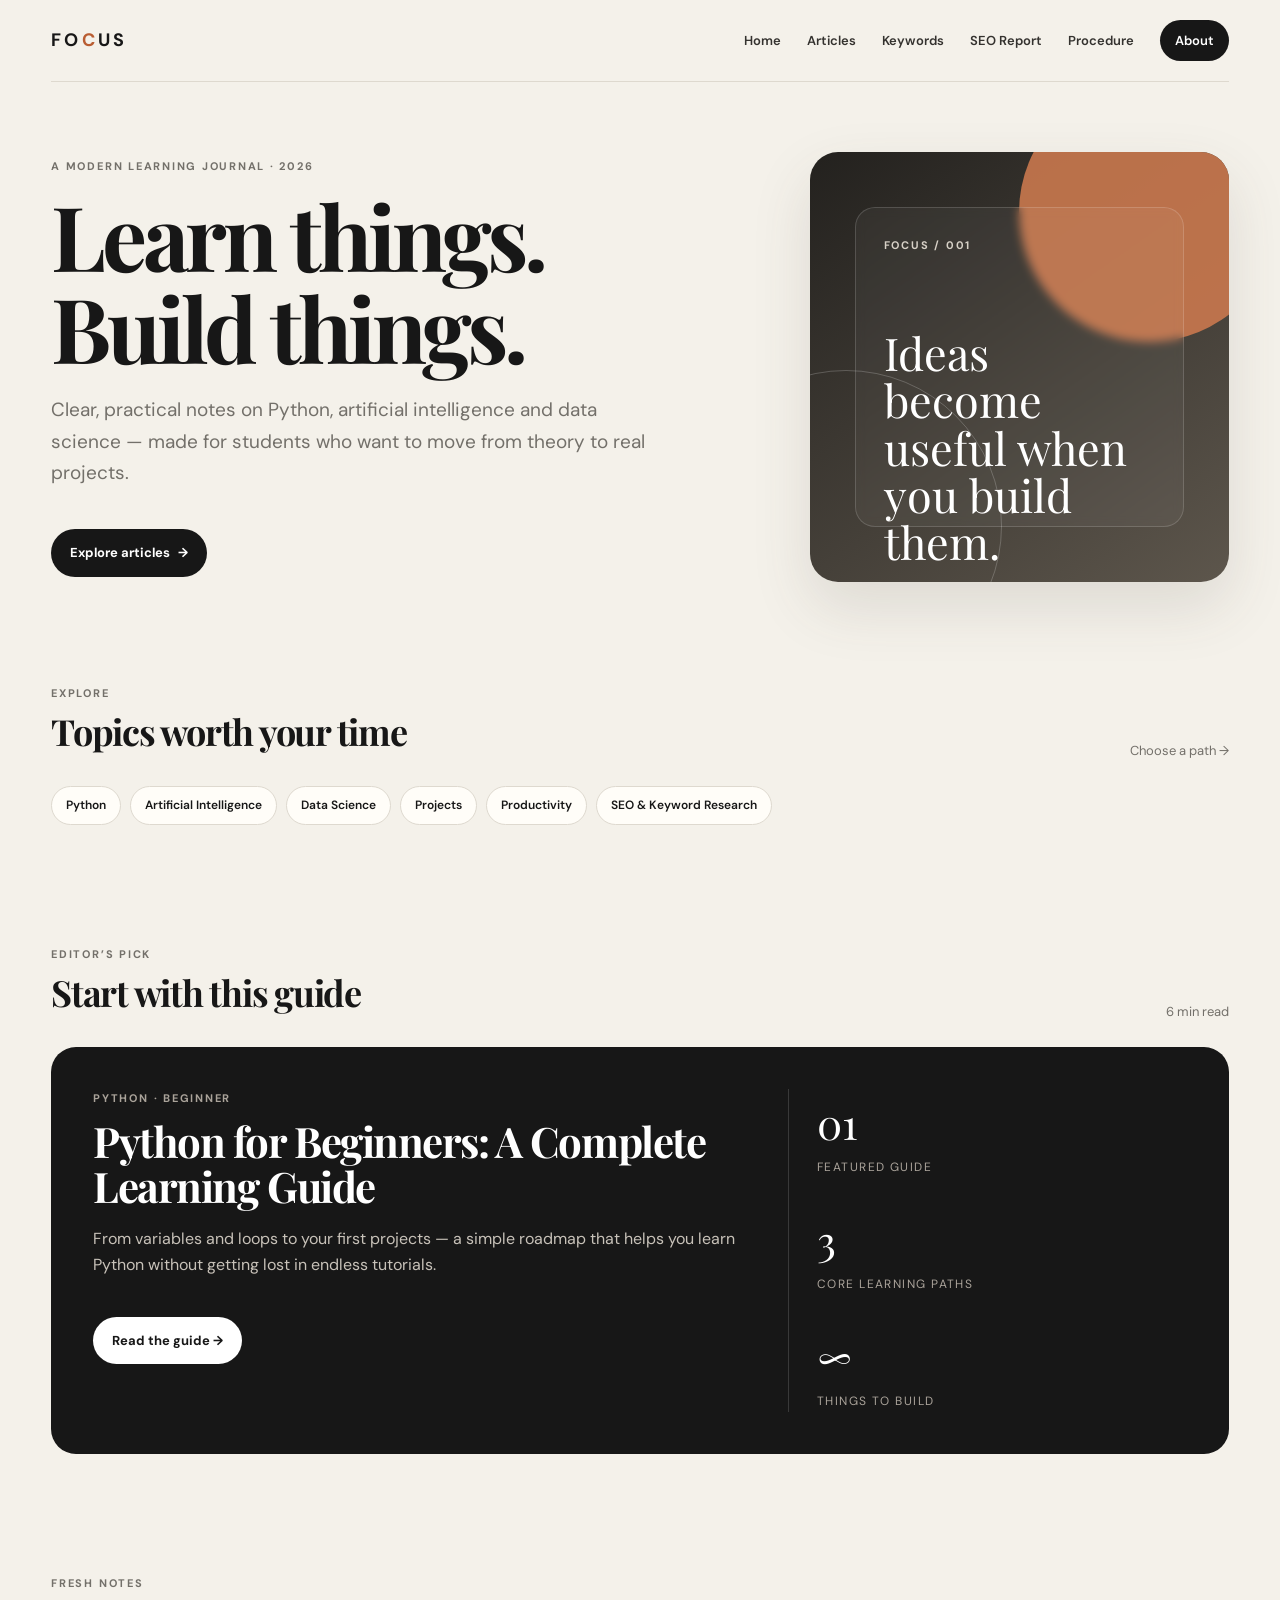
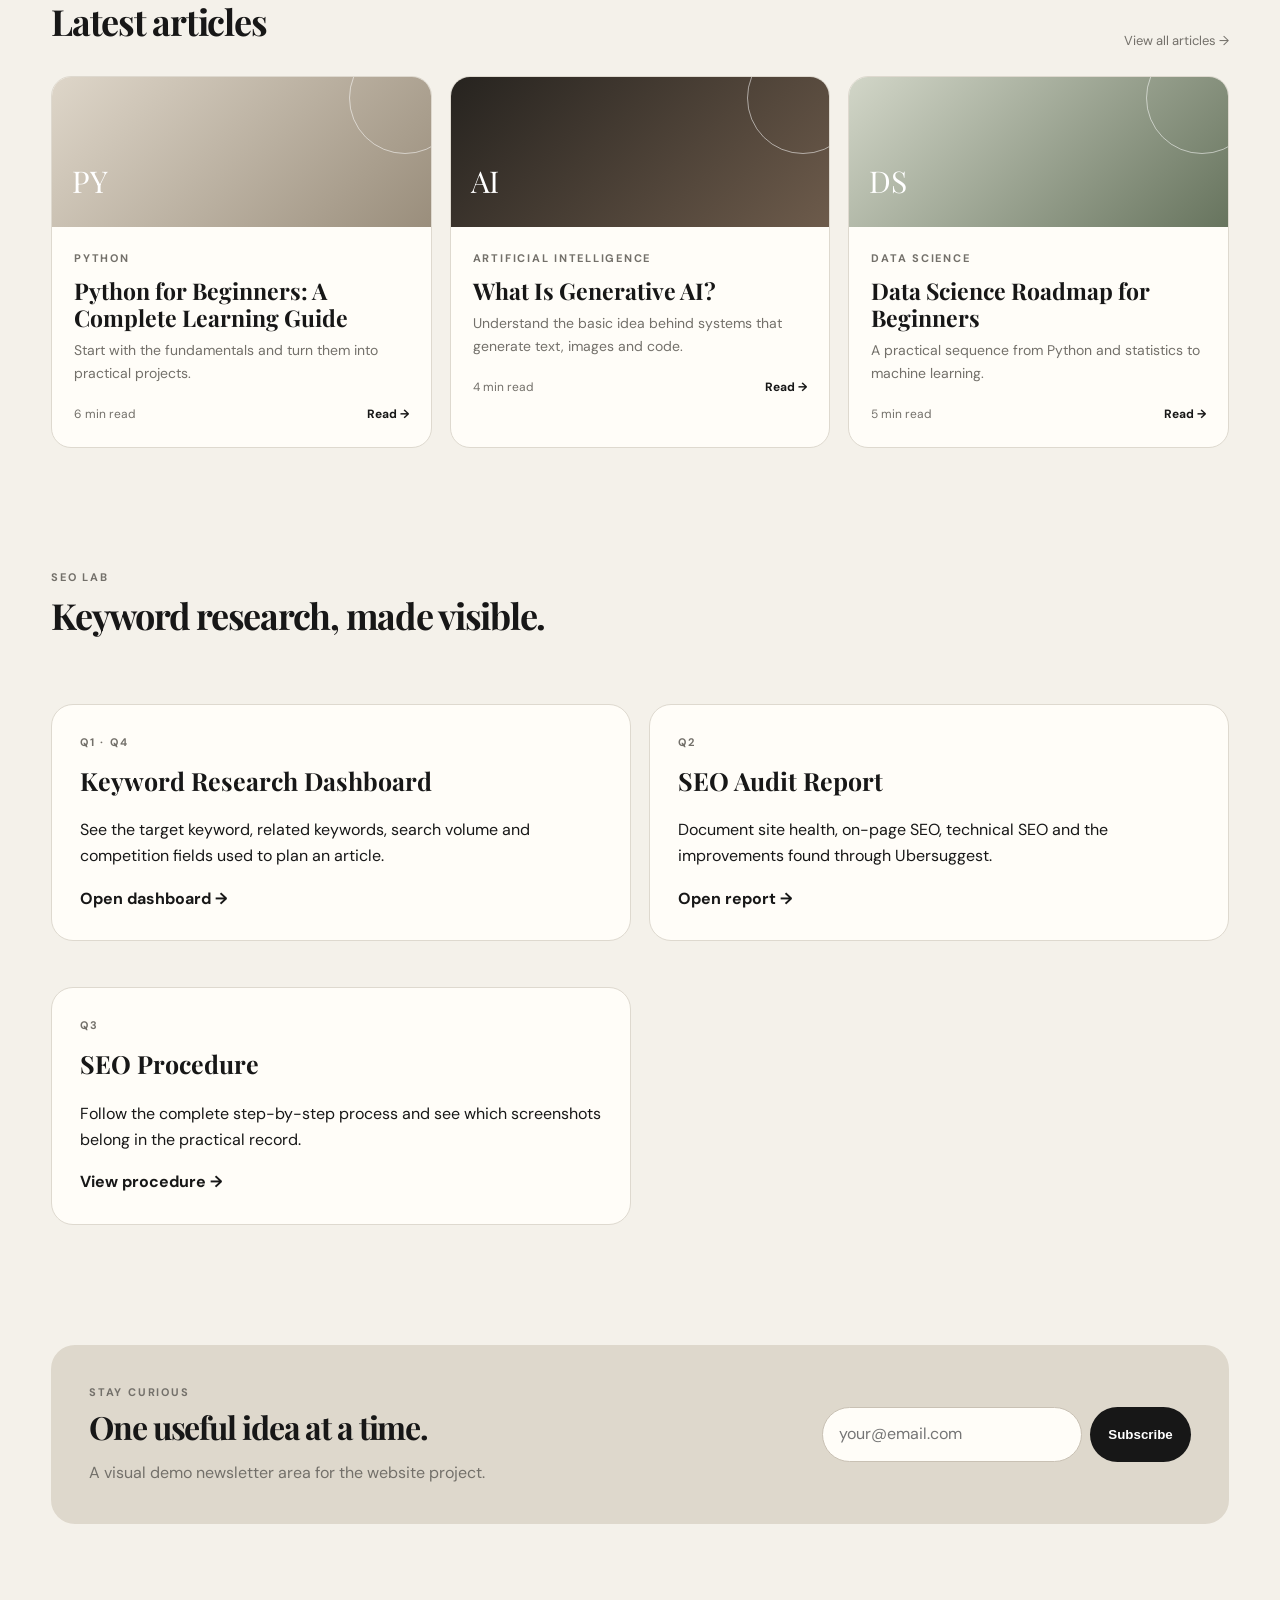
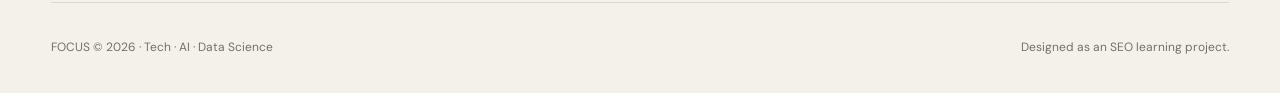
<file: index.html>
<!doctype html>
<html lang="en">

<head>
    <meta charset="utf-8">
    <meta name="viewport" content="width=device-width,initial-scale=1">
    <title>FOCUS — A Modern Learning Journal</title>
    <meta name="description"
        content="FOCUS is a minimalist technology and learning blog covering Python, AI and data science.">
    <link rel="stylesheet" href="css/style.css">
</head>

<body>
    <header class="container nav"><a class="logo" href="index.html">FO<span>C</span>US</a>
        <nav class="navlinks"><a href="index.html">Home</a><a href="blog.html">Articles</a><a
                href="keyword-research.html">Keywords</a><a href="reports/seo-report.html">SEO Report</a><a
                href="reports/procedure.html">Procedure</a><a class="nav-cta" href="about.html">About</a></nav>
    </header>
    <main class="container">
        <section class="hero">
            <div>
                <div class="kicker">A modern learning journal · 2026</div>
                <h1>Learn things.<br>Build things.</h1>
                <p>Clear, practical notes on Python, artificial intelligence and data science — made for students who
                    want to move from theory to real projects.</p><a class="btn" href="blog.html">Explore articles
                    <span>→</span></a>
            </div>
            <div class="hero-art">
                <div class="art-card">
                    <div class="kicker" style="color:#d7d1c7">FOCUS / 001</div>
                    <div class="big">Ideas become useful when you build them.</div>
                    <div class="art-line"></div>
                    <div class="art-small">PYTHON · AI · DATA · PROJECTS</div>
                </div>
            </div>
        </section>

        <section class="section">
            <div class="section-head">
                <div>
                    <div class="kicker">Explore</div>
                    <h2>Topics worth your time</h2>
                </div>
                <div class="section-sub">Choose a path →</div>
            </div>
            <div class="topic-row"><a class="topic" href="blog.html">Python</a><a class="topic"
                    href="blog.html">Artificial Intelligence</a><a class="topic" href="blog.html">Data Science</a><a
                    class="topic" href="blog.html">Projects</a><a class="topic" href="blog.html">Productivity</a><a
                    class="topic" href="keyword-research.html">SEO & Keyword Research</a></div>
        </section>

        <section class="section">
            <div class="section-head">
                <div>
                    <div class="kicker">Editor’s pick</div>
                    <h2>Start with this guide</h2>
                </div>
                <div class="section-sub">6 min read</div>
            </div>
            <div class="feature">
                <div>
                    <div class="tag" style="color:#aaa39a">Python · Beginner</div>
                    <h2>Python for Beginners: A Complete Learning Guide</h2>
                    <p>From variables and loops to your first projects — a simple roadmap that helps you learn Python
                        without getting lost in endless tutorials.</p><a class="btn light"
                        href="posts/python-for-beginners.html">Read the guide →</a>
                </div>
                <div class="feature-side">
                    <div class="feature-stat">01</div>
                    <div class="feature-label">Featured guide</div>
                    <div style="height:28px"></div>
                    <div class="feature-stat">3</div>
                    <div class="feature-label">Core learning paths</div>
                    <div style="height:28px"></div>
                    <div class="feature-stat">∞</div>
                    <div class="feature-label">Things to build</div>
                </div>
            </div>
        </section>

        <section class="section">
            <div class="section-head">
                <div>
                    <div class="kicker">Fresh notes</div>
                    <h2>Latest articles</h2>
                </div><a class="section-sub" href="blog.html">View all articles →</a>
            </div>
            <div class="grid">
                <article class="card">
                    <div class="card-visual">
                        <div class="visual-word">PY</div>
                    </div>
                    <div class="card-body">
                        <div class="tag">Python</div>
                        <h3>Python for Beginners: A Complete Learning Guide</h3>
                        <p>Start with the fundamentals and turn them into practical projects.</p>
                        <div class="card-foot"><span>6 min read</span><a class="read"
                                href="posts/python-for-beginners.html">Read →</a></div>
                    </div>
                </article>
                <article class="card">
                    <div class="card-visual dark">
                        <div class="visual-word">AI</div>
                    </div>
                    <div class="card-body">
                        <div class="tag">Artificial Intelligence</div>
                        <h3>What Is Generative AI?</h3>
                        <p>Understand the basic idea behind systems that generate text, images and code.</p>
                        <div class="card-foot"><span>4 min read</span><a class="read"
                                href="posts/generative-ai.html">Read →</a></div>
                    </div>
                </article>
                <article class="card">
                    <div class="card-visual green">
                        <div class="visual-word">DS</div>
                    </div>
                    <div class="card-body">
                        <div class="tag">Data Science</div>
                        <h3>Data Science Roadmap for Beginners</h3>
                        <p>A practical sequence from Python and statistics to machine learning.</p>
                        <div class="card-foot"><span>5 min read</span><a class="read"
                                href="posts/data-science-roadmap.html">Read →</a></div>
                    </div>
                </article>
            </div>
        </section>

        <section class="section">
            <div class="section-head">
                <div>
                    <div class="kicker">SEO Lab</div>
                    <h2>Keyword research, made visible.</h2>
                </div>
            </div>
            <div class="report-grid">
                <a class="report-card" href="keyword-research.html">
                    <div class="tag">Q1 · Q4</div>
                    <h3>Keyword Research Dashboard</h3>
                    <p>See the target keyword, related keywords, search volume and competition fields used to plan an
                        article.</p><span class="read">Open dashboard →</span>
                </a>
                <a class="report-card" href="reports/seo-report.html">
                    <div class="tag">Q2</div>
                    <h3>SEO Audit Report</h3>
                    <p>Document site health, on-page SEO, technical SEO and the improvements found through Ubersuggest.
                    </p><span class="read">Open report →</span>
                </a>
                <a class="report-card" href="reports/procedure.html">
                    <div class="tag">Q3</div>
                    <h3>SEO Procedure</h3>
                    <p>Follow the complete step-by-step process and see which screenshots belong in the practical
                        record.</p><span class="read">View procedure →</span>
                </a>
            </div>
        </section>

        <section class="section">
            <div class="newsletter">
                <div>
                    <div class="kicker">Stay curious</div>
                    <h2>One useful idea at a time.</h2>
                    <p>A visual demo newsletter area for the website project.</p>
                </div>
                <form class="newsletter-form" onsubmit="return false"><input type="email" placeholder="your@email.com"
                        aria-label="Email"><button>Subscribe</button></form>
            </div>
        </section>
    </main>
    <footer class="container footer">
        <div>FOCUS © 2026 · Tech · AI · Data Science</div>
        <div>Designed as an SEO learning project.</div>
    </footer>
</body>

</html>
</file>
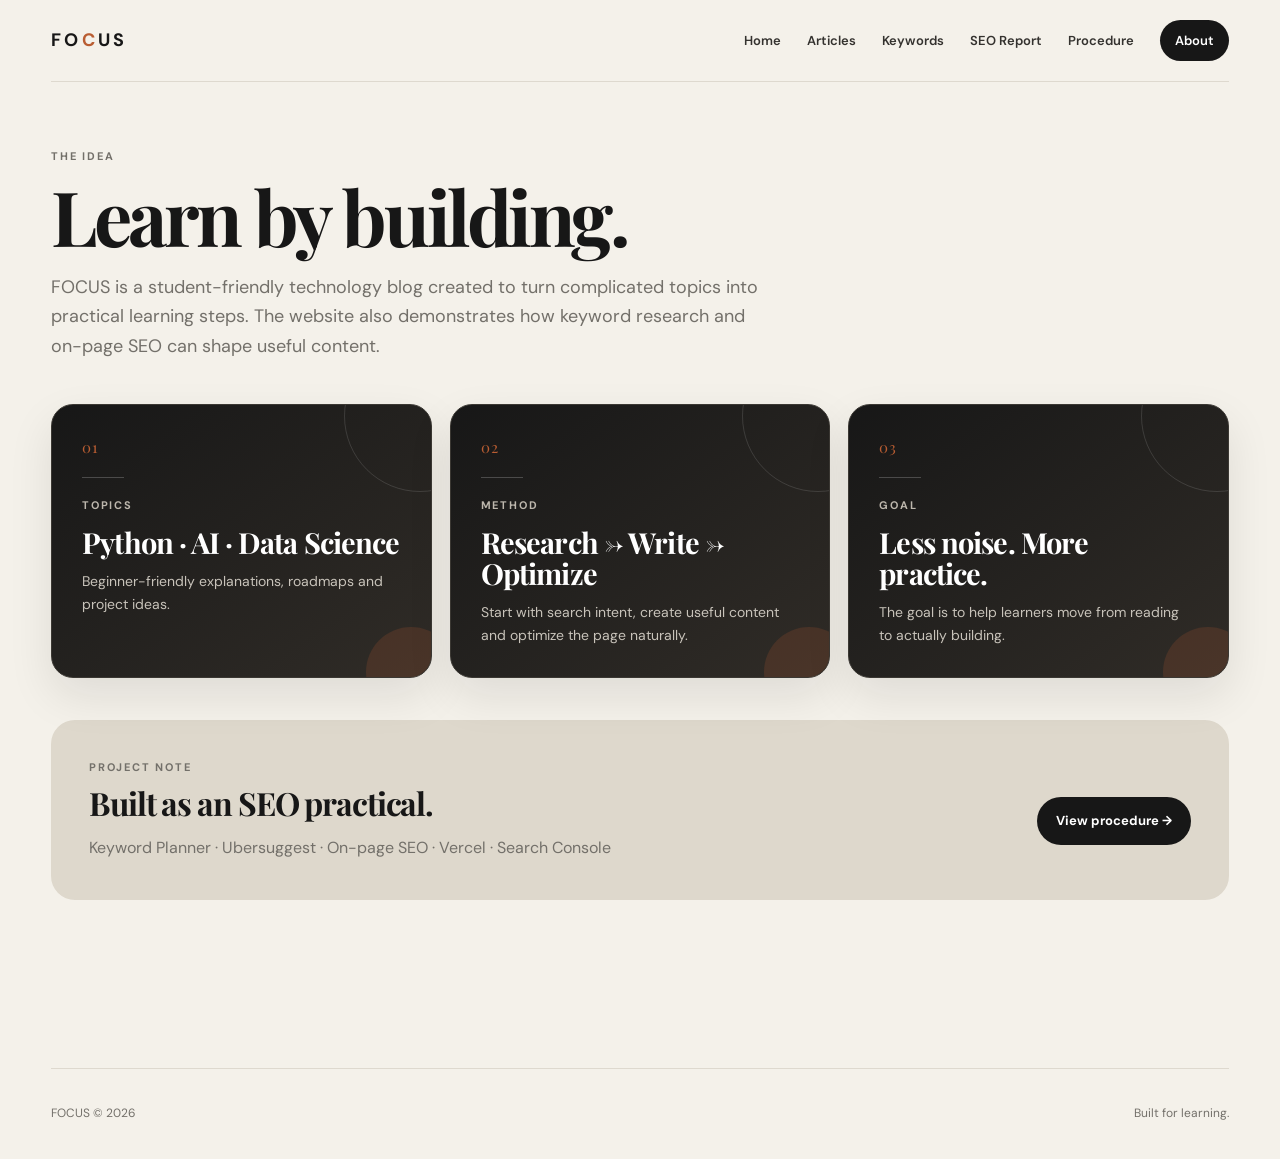
<file: about.html>
<!doctype html>
<html lang="en">

<head>
    <meta charset="utf-8">
    <meta name="viewport" content="width=device-width,initial-scale=1">
    <title>About — FOCUS</title>
    <meta name="description" content="About FOCUS, a student-friendly technology and learning journal.">
    <link rel="stylesheet" href="css/style.css">
</head>

<body>
    <header class="container nav"><a class="logo" href="index.html">FO<span>C</span>US</a>
        <nav class="navlinks"><a href="index.html">Home</a><a href="blog.html">Articles</a><a
                href="keyword-research.html">Keywords</a><a href="reports/seo-report.html">SEO Report</a><a
                href="reports/procedure.html">Procedure</a><a class="nav-cta" href="about.html">About</a></nav>
    </header>
    <main class="container page">
        <div class="kicker">The idea</div>
        <h1 class="page-title">Learn by building.</h1>
        <p class="page-intro">FOCUS is a student-friendly technology blog created to turn complicated topics into
            practical learning steps. The website also demonstrates how keyword research and on-page SEO can shape
            useful content.</p>
        <div class="about-highlights">
            <div class="about-highlight">
                <div class="number">01</div>
                <div class="mini-line"></div>
                <div class="kicker">Topics</div>
                <h3>Python · AI · Data Science</h3>
                <p>Beginner-friendly explanations, roadmaps and project ideas.</p>
            </div>
            <div class="about-highlight">
                <div class="number">02</div>
                <div class="mini-line"></div>
                <div class="kicker">Method</div>
                <h3>Research → Write → Optimize</h3>
                <p>Start with search intent, create useful content and optimize the page naturally.</p>
            </div>
            <div class="about-highlight">
                <div class="number">03</div>
                <div class="mini-line"></div>
                <div class="kicker">Goal</div>
                <h3>Less noise. More practice.</h3>
                <p>The goal is to help learners move from reading to actually building.</p>
            </div>
        </div>
        <section class="section">
            <div class="newsletter">
                <div>
                    <div class="kicker">Project note</div>
                    <h2>Built as an SEO practical.</h2>
                    <p>Keyword Planner · Ubersuggest · On-page SEO · Vercel · Search Console</p>
                </div><a class="btn" href="reports/procedure.html">View procedure →</a>
            </div>
        </section>
    </main>
    <footer class="container footer">
        <div>FOCUS © 2026</div>
        <div>Built for learning.</div>
    </footer>
</body>

</html>
</file>
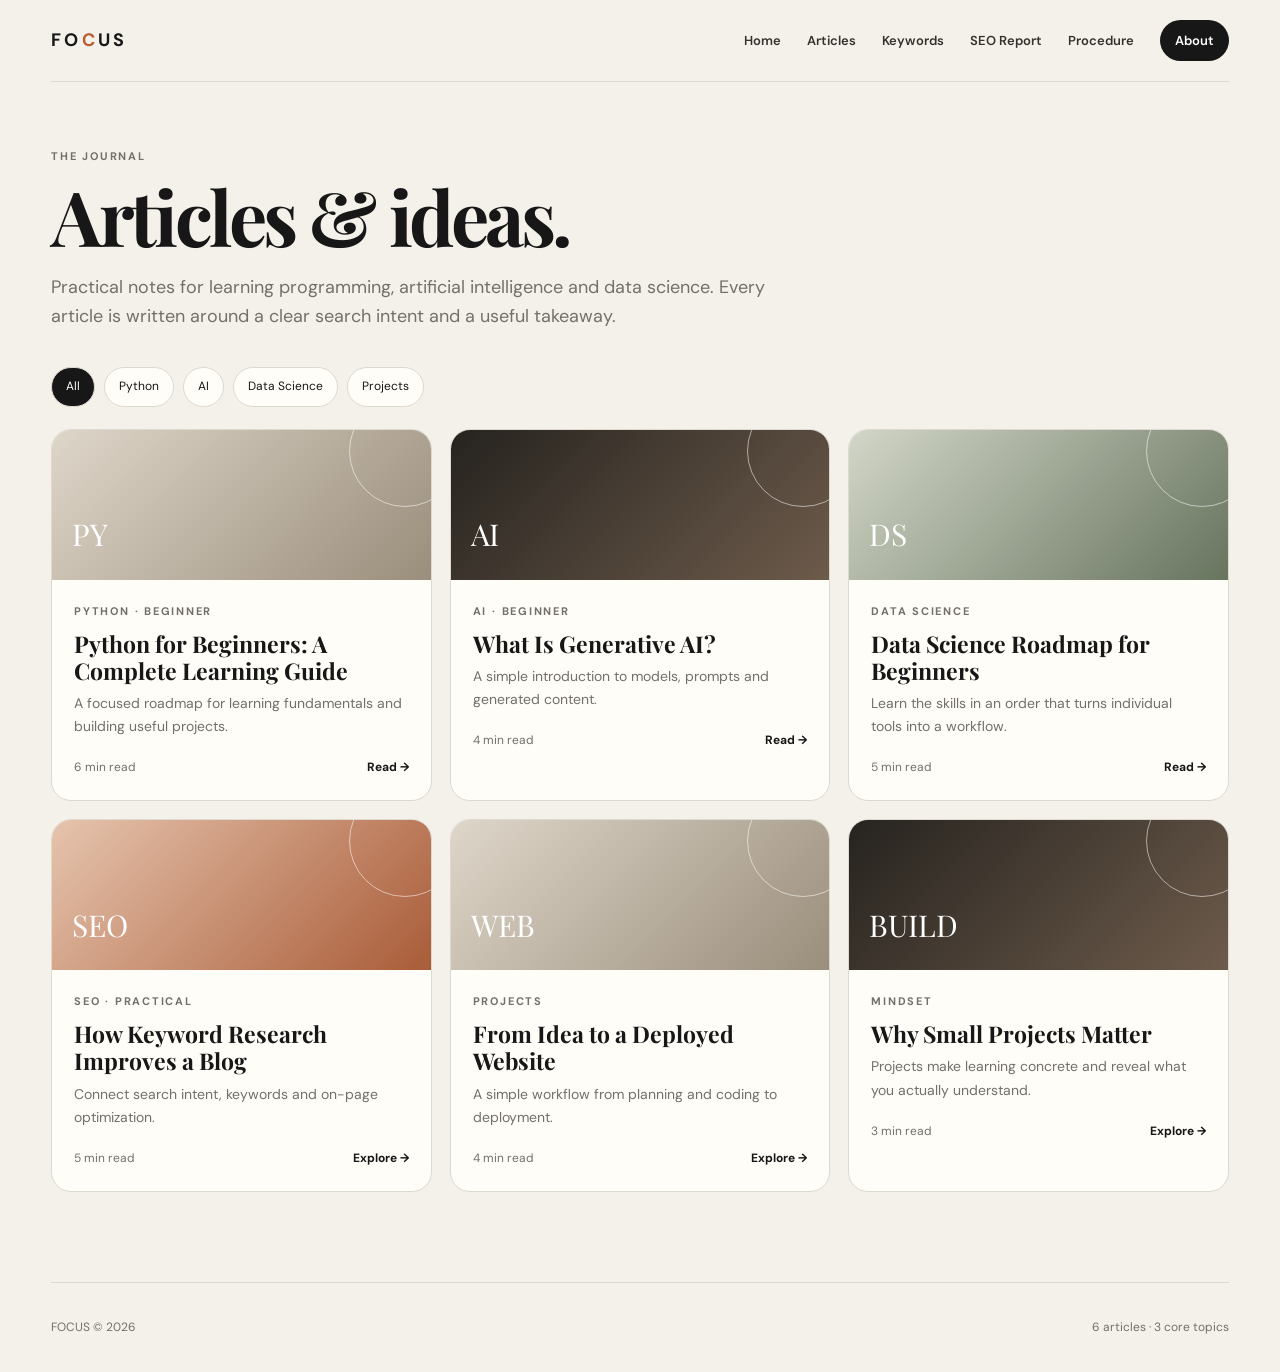
<file: blog.html>
<!doctype html>
<html lang="en">

<head>
    <meta charset="utf-8">
    <meta name="viewport" content="width=device-width,initial-scale=1">
    <title>Articles — FOCUS</title>
    <meta name="description" content="Explore FOCUS articles about Python, AI and data science.">
    <link rel="stylesheet" href="css/style.css">
</head>

<body>
    <header class="container nav"><a class="logo" href="index.html">FO<span>C</span>US</a>
        <nav class="navlinks"><a href="index.html">Home</a><a href="blog.html">Articles</a><a
                href="keyword-research.html">Keywords</a><a href="reports/seo-report.html">SEO Report</a><a
                href="reports/procedure.html">Procedure</a><a class="nav-cta" href="about.html">About</a></nav>
    </header>
    <main class="container page">
        <div class="kicker">The journal</div>
        <h1 class="page-title">Articles & ideas.</h1>
        <p class="page-intro">Practical notes for learning programming, artificial intelligence and data science. Every
            article is written around a clear search intent and a useful takeaway.</p>
        <div class="filters"><span class="filter active">All</span><span class="filter">Python</span><span
                class="filter">AI</span><span class="filter">Data Science</span><span class="filter">Projects</span>
        </div>
        <div class="grid">
            <article class="card">
                <div class="card-visual">
                    <div class="visual-word">PY</div>
                </div>
                <div class="card-body">
                    <div class="tag">Python · Beginner</div>
                    <h3>Python for Beginners: A Complete Learning Guide</h3>
                    <p>A focused roadmap for learning fundamentals and building useful projects.</p>
                    <div class="card-foot"><span>6 min read</span><a class="read"
                            href="posts/python-for-beginners.html">Read →</a></div>
                </div>
            </article>
            <article class="card">
                <div class="card-visual dark">
                    <div class="visual-word">AI</div>
                </div>
                <div class="card-body">
                    <div class="tag">AI · Beginner</div>
                    <h3>What Is Generative AI?</h3>
                    <p>A simple introduction to models, prompts and generated content.</p>
                    <div class="card-foot"><span>4 min read</span><a class="read" href="posts/generative-ai.html">Read
                            →</a></div>
                </div>
            </article>
            <article class="card">
                <div class="card-visual green">
                    <div class="visual-word">DS</div>
                </div>
                <div class="card-body">
                    <div class="tag">Data Science</div>
                    <h3>Data Science Roadmap for Beginners</h3>
                    <p>Learn the skills in an order that turns individual tools into a workflow.</p>
                    <div class="card-foot"><span>5 min read</span><a class="read"
                            href="posts/data-science-roadmap.html">Read →</a></div>
                </div>
            </article>
            <article class="card">
                <div class="card-visual orange">
                    <div class="visual-word">SEO</div>
                </div>
                <div class="card-body">
                    <div class="tag">SEO · Practical</div>
                    <h3>How Keyword Research Improves a Blog</h3>
                    <p>Connect search intent, keywords and on-page optimization.</p>
                    <div class="card-foot"><span>5 min read</span><a class="read" href="keyword-research.html">Explore
                            →</a></div>
                </div>
            </article>
            <article class="card">
                <div class="card-visual">
                    <div class="visual-word">WEB</div>
                </div>
                <div class="card-body">
                    <div class="tag">Projects</div>
                    <h3>From Idea to a Deployed Website</h3>
                    <p>A simple workflow from planning and coding to deployment.</p>
                    <div class="card-foot"><span>4 min read</span><a class="read" href="about.html">Explore →</a></div>
                </div>
            </article>
            <article class="card">
                <div class="card-visual dark">
                    <div class="visual-word">BUILD</div>
                </div>
                <div class="card-body">
                    <div class="tag">Mindset</div>
                    <h3>Why Small Projects Matter</h3>
                    <p>Projects make learning concrete and reveal what you actually understand.</p>
                    <div class="card-foot"><span>3 min read</span><a class="read" href="about.html">Explore →</a></div>
                </div>
            </article>
        </div>
    </main>
    <footer class="container footer">
        <div>FOCUS © 2026</div>
        <div>6 articles · 3 core topics</div>
    </footer>
</body>

</html>
</file>
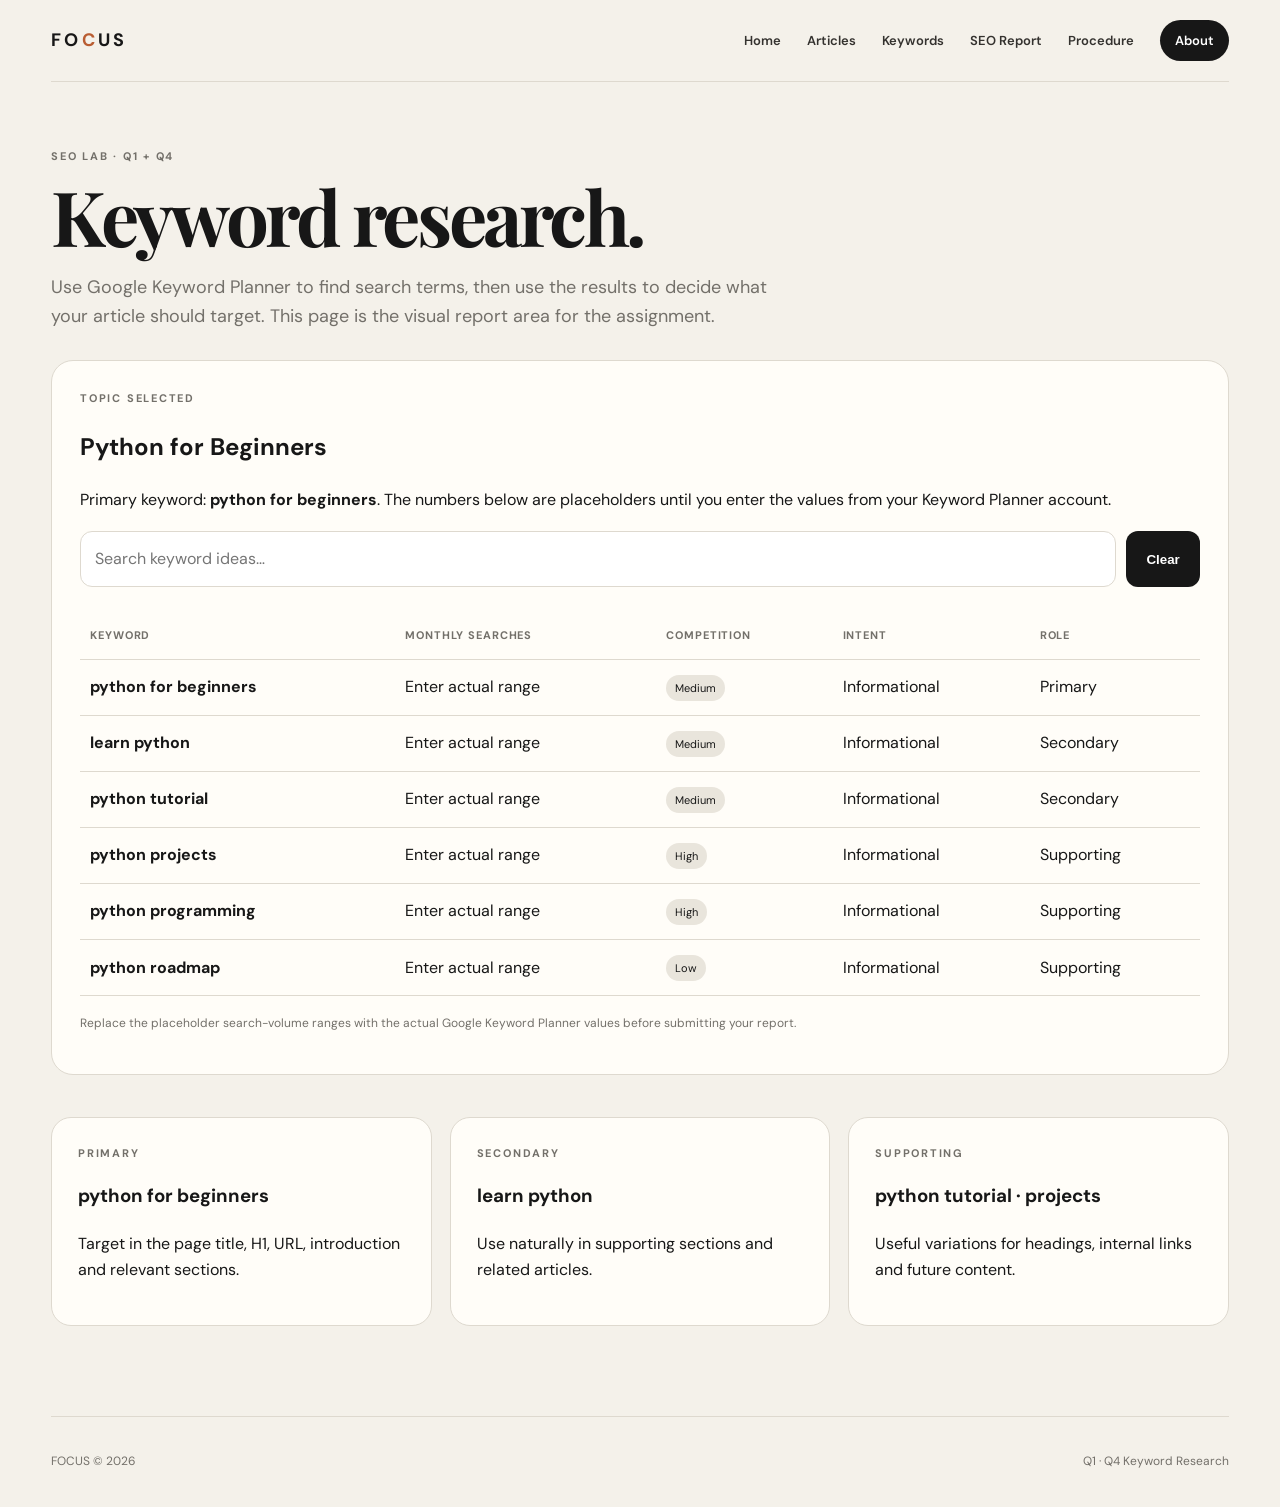
<file: keyword-research.html>
<!doctype html>
<html lang="en">

<head>
    <meta charset="utf-8">
    <meta name="viewport" content="width=device-width,initial-scale=1">
    <title>Keyword Research — FOCUS</title>
    <meta name="description" content="Google Keyword Planner based keyword research dashboard for the FOCUS blog.">
    <link rel="stylesheet" href="css/style.css">
    <script defer src="js/script.js"></script>
</head>

<body>
    <header class="container nav"><a class="logo" href="index.html">FO<span>C</span>US</a>
        <nav class="navlinks"><a href="index.html">Home</a><a href="blog.html">Articles</a><a
                href="keyword-research.html">Keywords</a><a href="reports/seo-report.html">SEO Report</a><a
                href="reports/procedure.html">Procedure</a><a class="nav-cta" href="about.html">About</a></nav>
    </header>
    <main class="container page">
        <div class="kicker">SEO Lab · Q1 + Q4</div>
        <h1 class="page-title">Keyword research.</h1>
        <p class="page-intro">Use Google Keyword Planner to find search terms, then use the results to decide what your
            article should target. This page is the visual report area for the assignment.</p>
        <div class="keyword-box">
            <div class="tag">Topic selected</div>
            <h2>Python for Beginners</h2>
            <p>Primary keyword: <strong>python for beginners</strong>. The numbers below are placeholders until you
                enter the values from your Keyword Planner account.</p>
            <div class="search"><input id="keywordInput" type="search" placeholder="Search keyword ideas…"><button
                    onclick="document.querySelector('#keywordInput').value='';document.querySelector('#keywordInput').dispatchEvent(new Event('input'))">Clear</button>
            </div>
            <div class="table-wrap">
                <table class="keyword-table">
                    <thead>
                        <tr>
                            <th>Keyword</th>
                            <th>Monthly searches</th>
                            <th>Competition</th>
                            <th>Intent</th>
                            <th>Role</th>
                        </tr>
                    </thead>
                    <tbody id="keywordRows"></tbody>
                </table>
            </div>
            <p class="note">Replace the placeholder search-volume ranges with the actual Google Keyword Planner values
                before submitting your report.</p>
        </div>
        <div class="about-grid">
            <div class="about-card">
                <div class="kicker">Primary</div>
                <h3>python for beginners</h3>
                <p>Target in the page title, H1, URL, introduction and relevant sections.</p>
            </div>
            <div class="about-card">
                <div class="kicker">Secondary</div>
                <h3>learn python</h3>
                <p>Use naturally in supporting sections and related articles.</p>
            </div>
            <div class="about-card">
                <div class="kicker">Supporting</div>
                <h3>python tutorial · projects</h3>
                <p>Useful variations for headings, internal links and future content.</p>
            </div>
        </div>
    </main>
    <footer class="container footer">
        <div>FOCUS © 2026</div>
        <div>Q1 · Q4 Keyword Research</div>
    </footer>
</body>

</html>
</file>
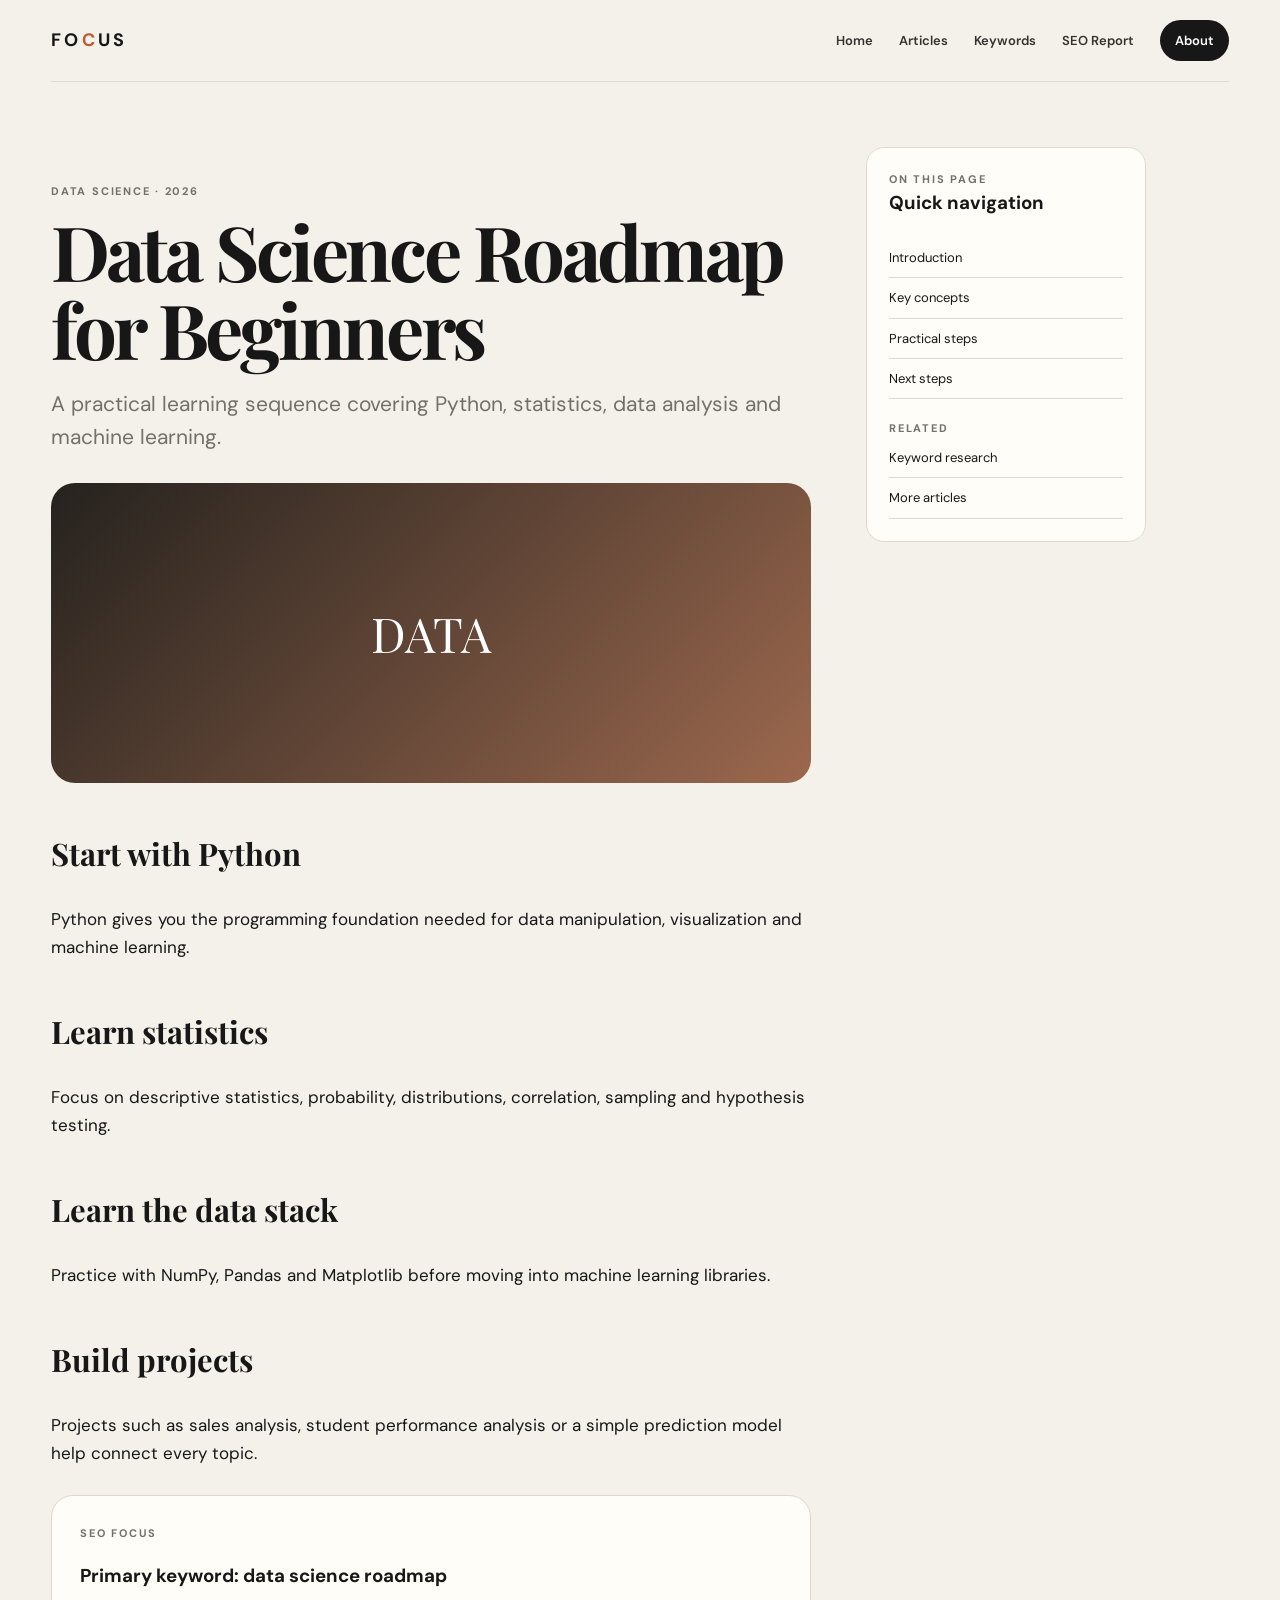
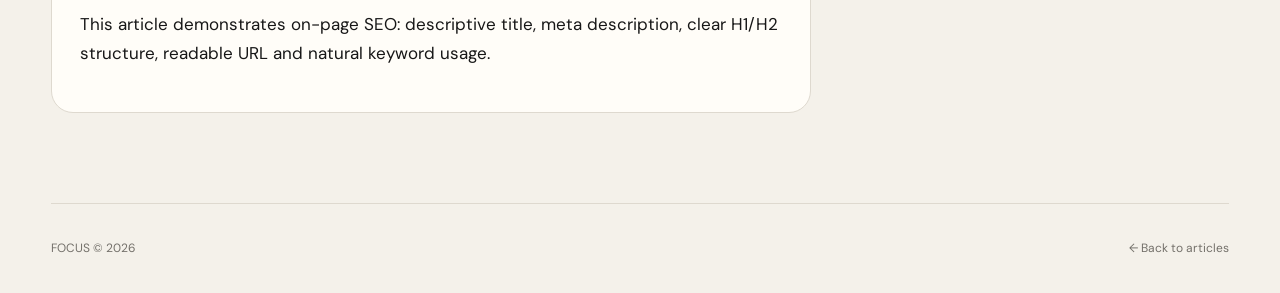
<file: posts/data-science-roadmap.html>
<!doctype html><html lang="en"><head><meta charset="utf-8"><meta name="viewport" content="width=device-width,initial-scale=1"><title>Data Science Roadmap for Beginners — FOCUS</title><meta name="description" content="A practical learning sequence covering Python, statistics, data analysis and machine learning."><meta name="keywords" content="data science roadmap"><link rel="stylesheet" href="../css/style.css"></head><body>
<header class="container nav"><a class="logo" href="../index.html">FO<span>C</span>US</a><nav class="navlinks"><a href="../index.html">Home</a><a href="../blog.html">Articles</a><a href="../keyword-research.html">Keywords</a><a href="../reports/seo-report.html">SEO Report</a><a class="nav-cta" href="../about.html">About</a></nav></header>
<main class="container page"><div class="article-layout"><article class="article"><div class="kicker">Data Science · 2026</div><h1 class="page-title">Data Science Roadmap for Beginners</h1><p class="article-lead">A practical learning sequence covering Python, statistics, data analysis and machine learning.</p><div class="article-image">DATA</div><h2>Start with Python</h2><p>Python gives you the programming foundation needed for data manipulation, visualization and machine learning.</p><h2>Learn statistics</h2><p>Focus on descriptive statistics, probability, distributions, correlation, sampling and hypothesis testing.</p><h2>Learn the data stack</h2><p>Practice with NumPy, Pandas and Matplotlib before moving into machine learning libraries.</p><h2>Build projects</h2><p>Projects such as sales analysis, student performance analysis or a simple prediction model help connect every topic.</p><div class="keyword-box"><div class="tag">SEO focus</div><h3>Primary keyword: data science roadmap</h3><p>This article demonstrates on-page SEO: descriptive title, meta description, clear H1/H2 structure, readable URL and natural keyword usage.</p></div></article>
<aside class="sidebar"><div class="tag">On this page</div><h3>Quick navigation</h3><a href="#">Introduction</a><a href="#">Key concepts</a><a href="#">Practical steps</a><a href="#">Next steps</a><div style="margin-top:20px" class="tag">Related</div><a href="../keyword-research.html">Keyword research</a><a href="../blog.html">More articles</a></aside></div></main>
<footer class="container footer"><div>FOCUS © 2026</div><div><a href="../blog.html">← Back to articles</a></div></footer></body></html>
</file>
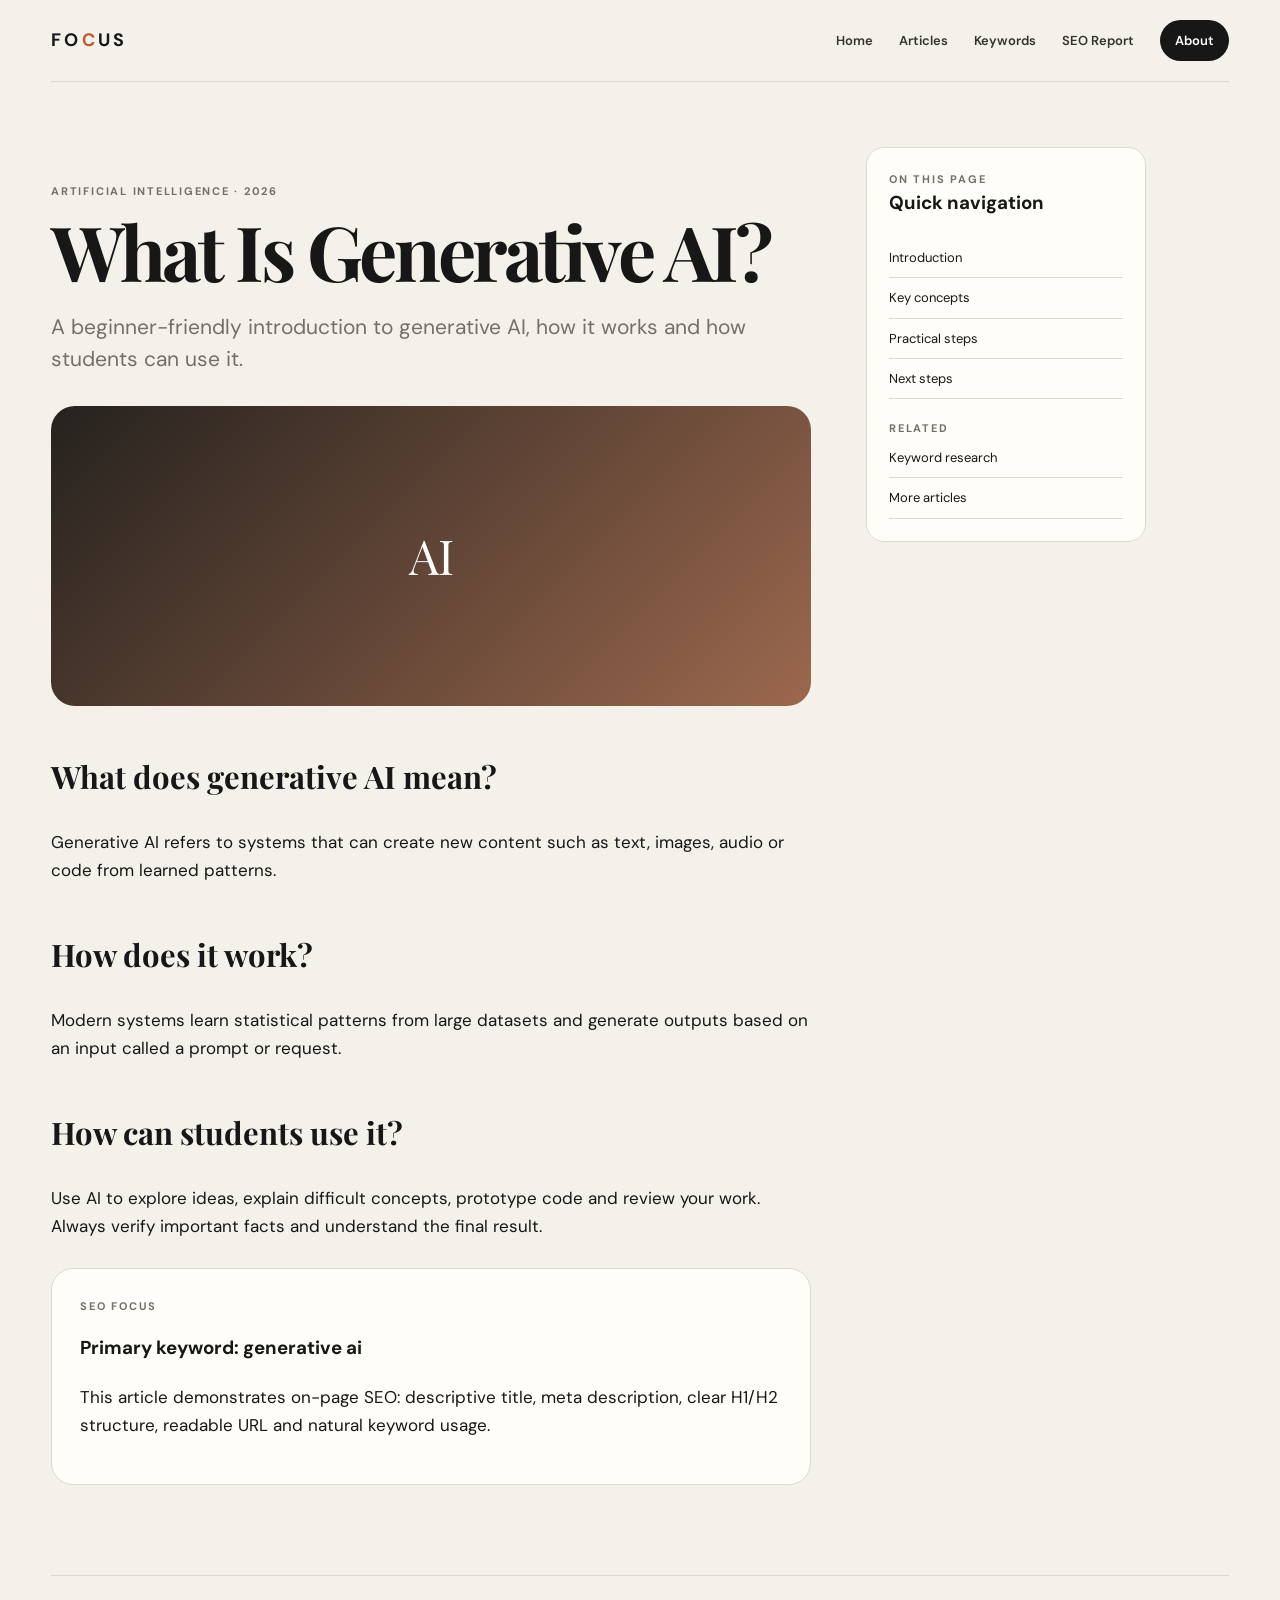
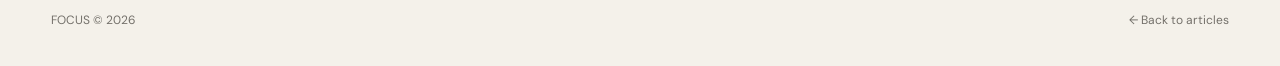
<file: posts/generative-ai.html>
<!doctype html><html lang="en"><head><meta charset="utf-8"><meta name="viewport" content="width=device-width,initial-scale=1"><title>What Is Generative AI? — FOCUS</title><meta name="description" content="A beginner-friendly introduction to generative AI, how it works and how students can use it."><meta name="keywords" content="generative ai"><link rel="stylesheet" href="../css/style.css"></head><body>
<header class="container nav"><a class="logo" href="../index.html">FO<span>C</span>US</a><nav class="navlinks"><a href="../index.html">Home</a><a href="../blog.html">Articles</a><a href="../keyword-research.html">Keywords</a><a href="../reports/seo-report.html">SEO Report</a><a class="nav-cta" href="../about.html">About</a></nav></header>
<main class="container page"><div class="article-layout"><article class="article"><div class="kicker">Artificial Intelligence · 2026</div><h1 class="page-title">What Is Generative AI?</h1><p class="article-lead">A beginner-friendly introduction to generative AI, how it works and how students can use it.</p><div class="article-image">AI</div><h2>What does generative AI mean?</h2><p>Generative AI refers to systems that can create new content such as text, images, audio or code from learned patterns.</p><h2>How does it work?</h2><p>Modern systems learn statistical patterns from large datasets and generate outputs based on an input called a prompt or request.</p><h2>How can students use it?</h2><p>Use AI to explore ideas, explain difficult concepts, prototype code and review your work. Always verify important facts and understand the final result.</p><div class="keyword-box"><div class="tag">SEO focus</div><h3>Primary keyword: generative ai</h3><p>This article demonstrates on-page SEO: descriptive title, meta description, clear H1/H2 structure, readable URL and natural keyword usage.</p></div></article>
<aside class="sidebar"><div class="tag">On this page</div><h3>Quick navigation</h3><a href="#">Introduction</a><a href="#">Key concepts</a><a href="#">Practical steps</a><a href="#">Next steps</a><div style="margin-top:20px" class="tag">Related</div><a href="../keyword-research.html">Keyword research</a><a href="../blog.html">More articles</a></aside></div></main>
<footer class="container footer"><div>FOCUS © 2026</div><div><a href="../blog.html">← Back to articles</a></div></footer></body></html>
</file>
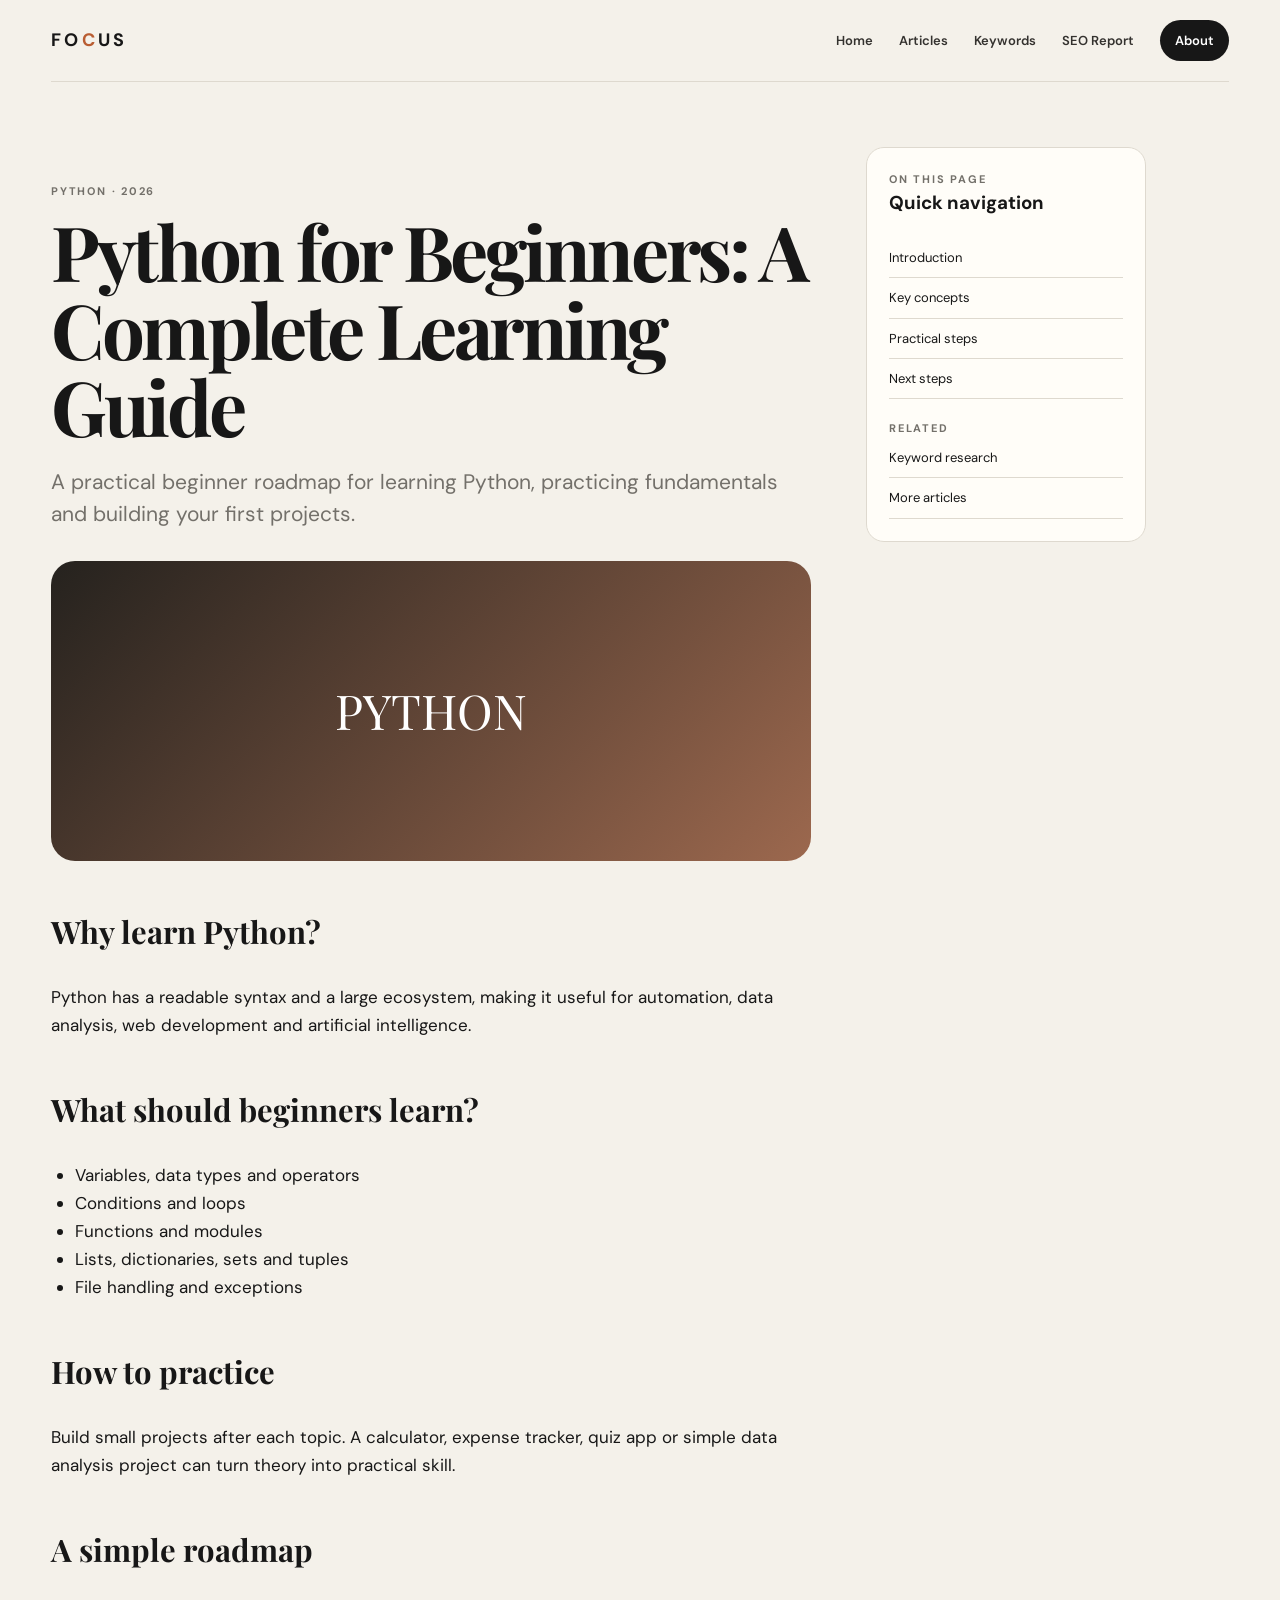
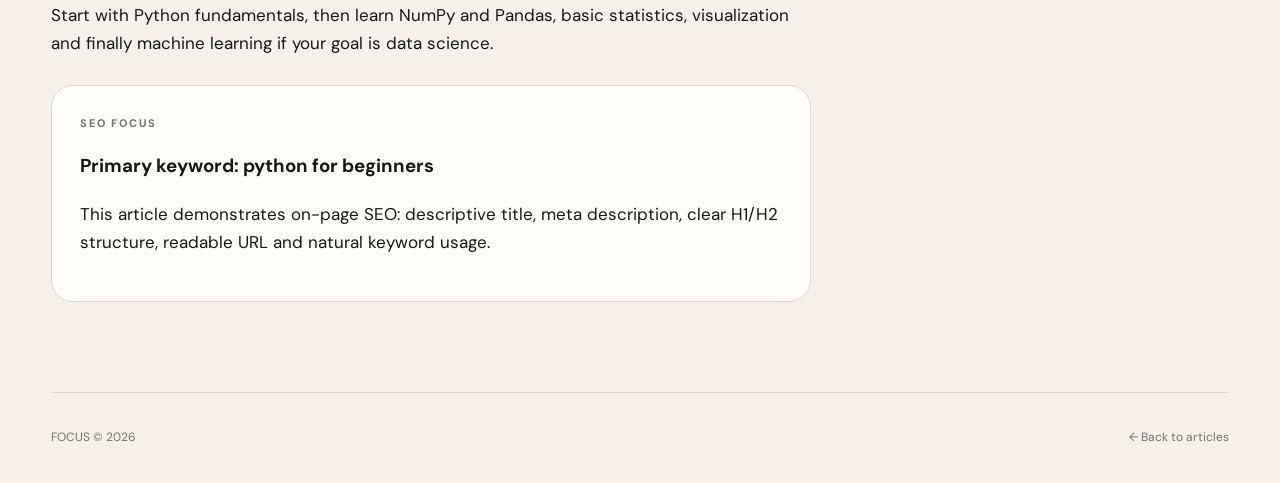
<file: posts/python-for-beginners.html>
<!doctype html><html lang="en"><head><meta charset="utf-8"><meta name="viewport" content="width=device-width,initial-scale=1"><title>Python for Beginners: A Complete Learning Guide — FOCUS</title><meta name="description" content="A practical beginner roadmap for learning Python, practicing fundamentals and building your first projects."><meta name="keywords" content="python for beginners"><link rel="stylesheet" href="../css/style.css"></head><body>
<header class="container nav"><a class="logo" href="../index.html">FO<span>C</span>US</a><nav class="navlinks"><a href="../index.html">Home</a><a href="../blog.html">Articles</a><a href="../keyword-research.html">Keywords</a><a href="../reports/seo-report.html">SEO Report</a><a class="nav-cta" href="../about.html">About</a></nav></header>
<main class="container page"><div class="article-layout"><article class="article"><div class="kicker">Python · 2026</div><h1 class="page-title">Python for Beginners: A Complete Learning Guide</h1><p class="article-lead">A practical beginner roadmap for learning Python, practicing fundamentals and building your first projects.</p><div class="article-image">PYTHON</div><h2>Why learn Python?</h2><p>Python has a readable syntax and a large ecosystem, making it useful for automation, data analysis, web development and artificial intelligence.</p><h2>What should beginners learn?</h2><ul><li>Variables, data types and operators</li><li>Conditions and loops</li><li>Functions and modules</li><li>Lists, dictionaries, sets and tuples</li><li>File handling and exceptions</li></ul><h2>How to practice</h2><p>Build small projects after each topic. A calculator, expense tracker, quiz app or simple data analysis project can turn theory into practical skill.</p><h2>A simple roadmap</h2><p>Start with Python fundamentals, then learn NumPy and Pandas, basic statistics, visualization and finally machine learning if your goal is data science.</p><div class="keyword-box"><div class="tag">SEO focus</div><h3>Primary keyword: python for beginners</h3><p>This article demonstrates on-page SEO: descriptive title, meta description, clear H1/H2 structure, readable URL and natural keyword usage.</p></div></article>
<aside class="sidebar"><div class="tag">On this page</div><h3>Quick navigation</h3><a href="#">Introduction</a><a href="#">Key concepts</a><a href="#">Practical steps</a><a href="#">Next steps</a><div style="margin-top:20px" class="tag">Related</div><a href="../keyword-research.html">Keyword research</a><a href="../blog.html">More articles</a></aside></div></main>
<footer class="container footer"><div>FOCUS © 2026</div><div><a href="../blog.html">← Back to articles</a></div></footer></body></html>
</file>
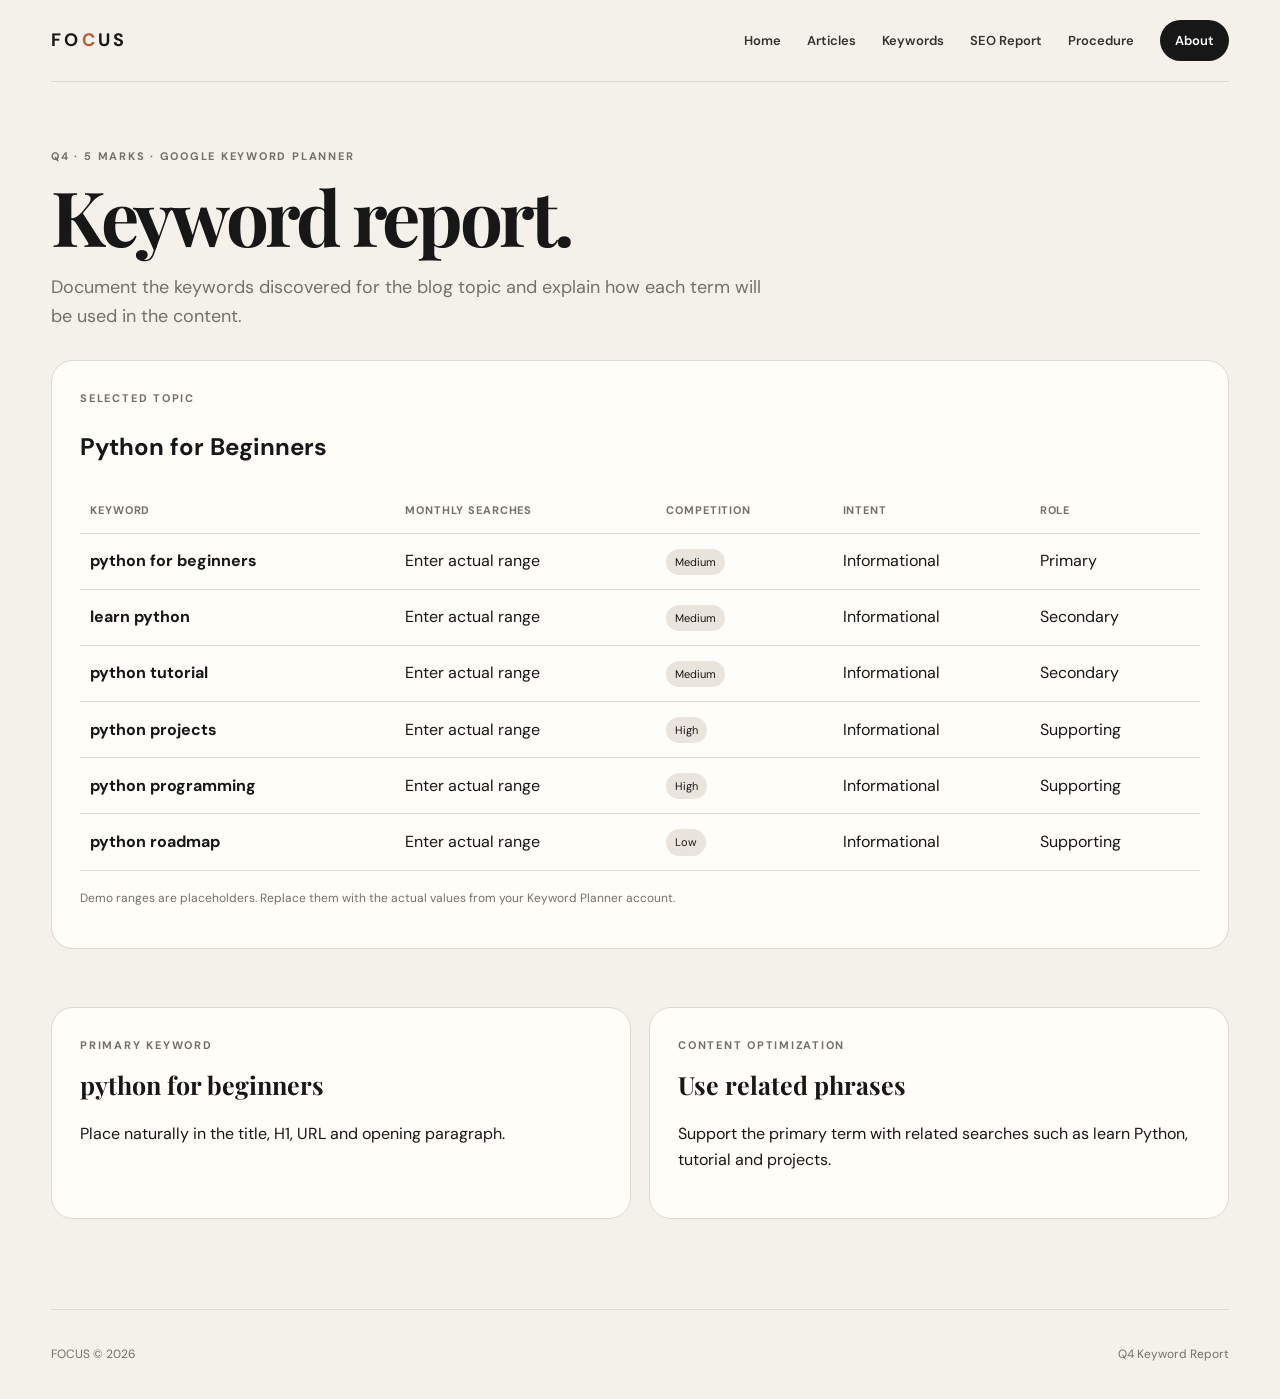
<file: reports/keyword-report.html>
<!doctype html><html lang="en"><head><meta charset="utf-8"><meta name="viewport" content="width=device-width,initial-scale=1"><title>Keyword Report — FOCUS</title><meta name="description" content="Keyword report for the FOCUS blog using Google Keyword Planner."><link rel="stylesheet" href="../css/style.css"><script defer src="../js/script.js"></script></head><body>
<header class="container nav"><a class="logo" href="../index.html">FO<span>C</span>US</a><nav class="navlinks"><a href="../index.html">Home</a><a href="../blog.html">Articles</a><a href="../keyword-research.html">Keywords</a><a href="seo-report.html">SEO Report</a><a href="procedure.html">Procedure</a><a class="nav-cta" href="../about.html">About</a></nav></header>
<main class="container page"><div class="kicker">Q4 · 5 Marks · Google Keyword Planner</div><h1 class="page-title">Keyword report.</h1><p class="page-intro">Document the keywords discovered for the blog topic and explain how each term will be used in the content.</p>
<div class="keyword-box"><div class="kicker">Selected topic</div><h2>Python for Beginners</h2><div class="table-wrap"><table class="keyword-table"><thead><tr><th>Keyword</th><th>Monthly searches</th><th>Competition</th><th>Intent</th><th>Role</th></tr></thead><tbody id="keywordRows"></tbody></table></div><p class="note">Demo ranges are placeholders. Replace them with the actual values from your Keyword Planner account.</p></div>
<div class="report-grid"><div class="report-card"><div class="kicker">Primary keyword</div><h3>python for beginners</h3><p>Place naturally in the title, H1, URL and opening paragraph.</p></div><div class="report-card"><div class="kicker">Content optimization</div><h3>Use related phrases</h3><p>Support the primary term with related searches such as learn Python, tutorial and projects.</p></div></div></main><footer class="container footer"><div>FOCUS © 2026</div><div>Q4 Keyword Report</div></footer></body></html>
</file>
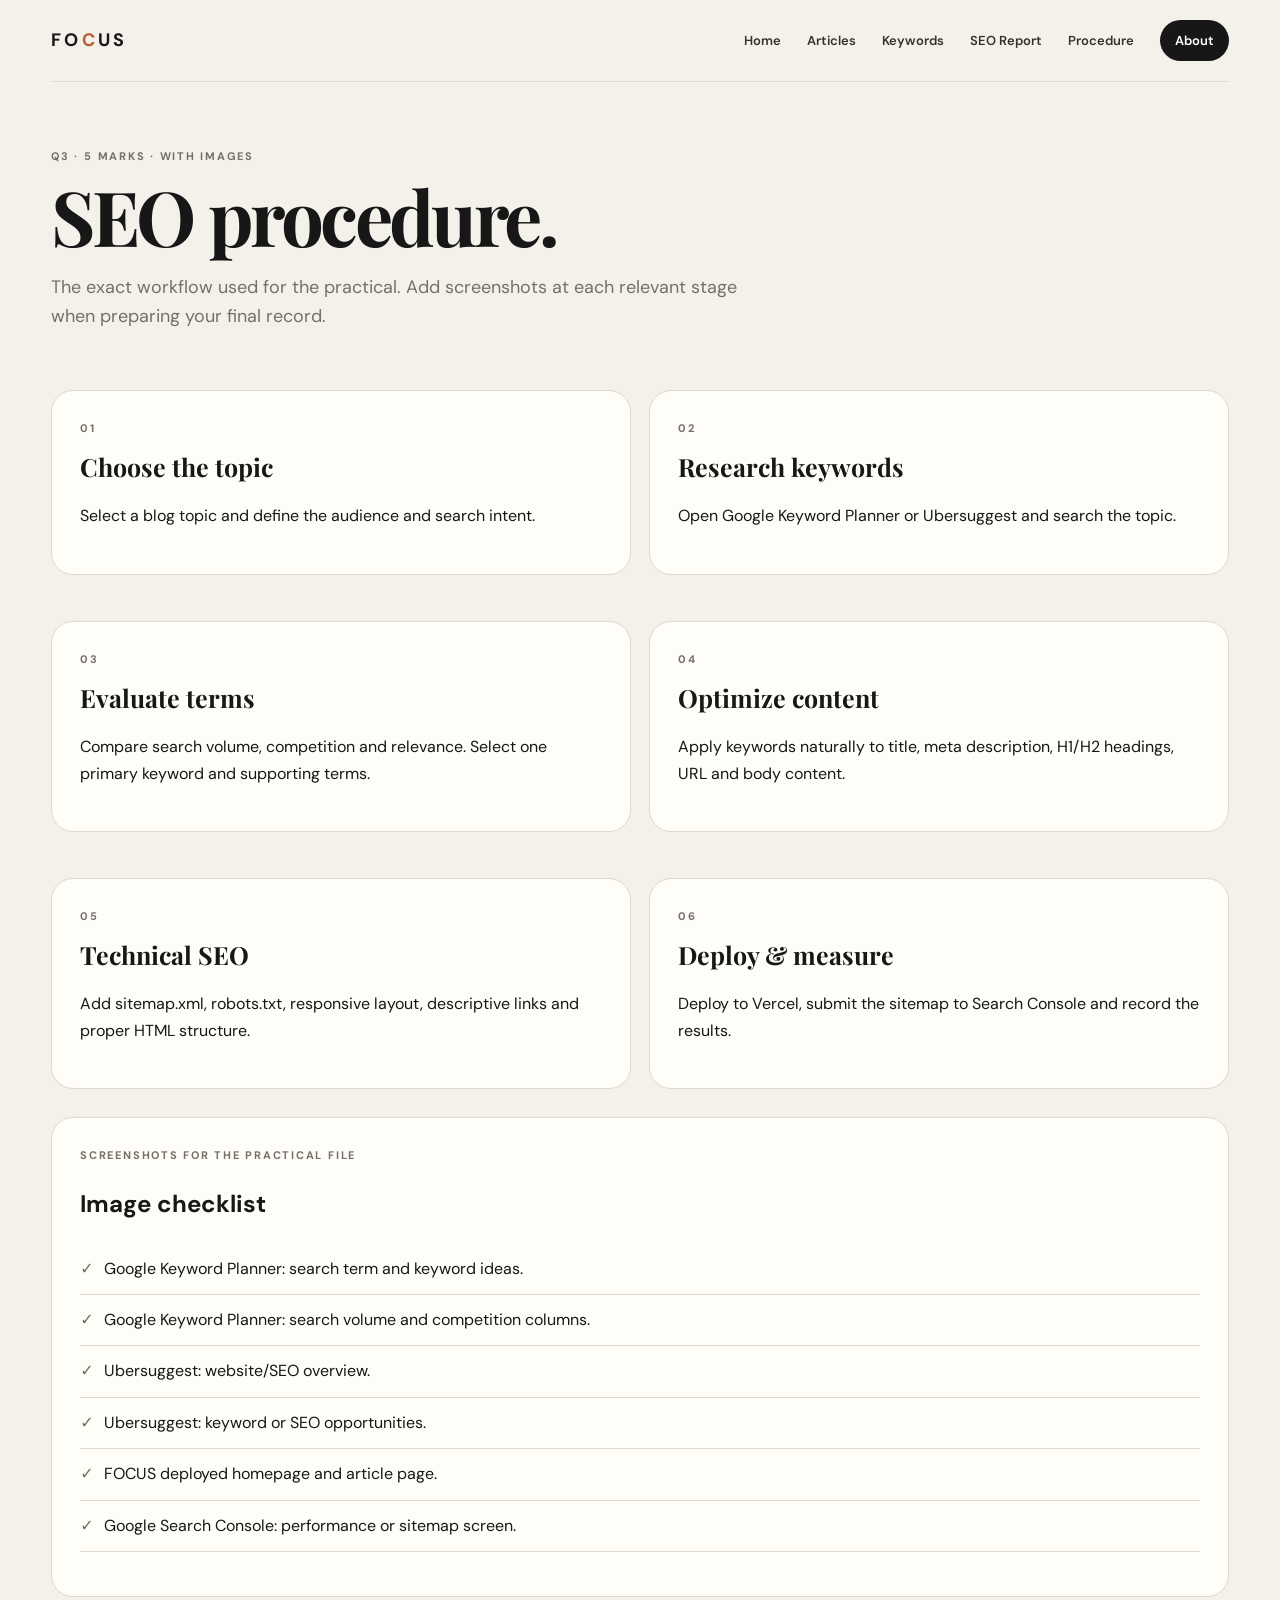
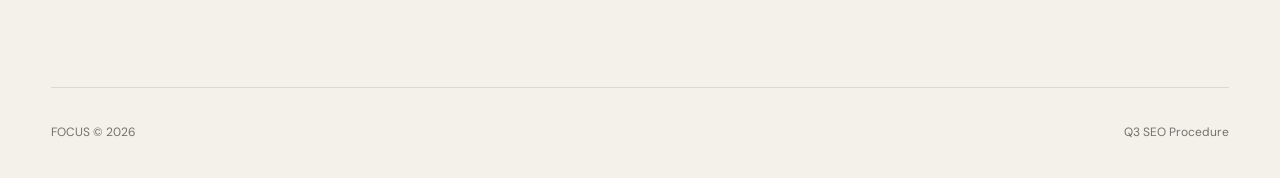
<file: reports/procedure.html>
<!doctype html><html lang="en"><head><meta charset="utf-8"><meta name="viewport" content="width=device-width,initial-scale=1"><title>SEO Procedure — FOCUS</title><meta name="description" content="Procedural steps for conducting SEO on the FOCUS blog."><link rel="stylesheet" href="../css/style.css"></head><body>
<header class="container nav"><a class="logo" href="../index.html">FO<span>C</span>US</a><nav class="navlinks"><a href="../index.html">Home</a><a href="../blog.html">Articles</a><a href="../keyword-research.html">Keywords</a><a href="seo-report.html">SEO Report</a><a href="procedure.html">Procedure</a><a class="nav-cta" href="../about.html">About</a></nav></header>
<main class="container page"><div class="kicker">Q3 · 5 Marks · With images</div><h1 class="page-title">SEO procedure.</h1><p class="page-intro">The exact workflow used for the practical. Add screenshots at each relevant stage when preparing your final record.</p>
<div class="report-grid">
<div class="report-card"><div class="kicker">01</div><h3>Choose the topic</h3><p>Select a blog topic and define the audience and search intent.</p></div>
<div class="report-card"><div class="kicker">02</div><h3>Research keywords</h3><p>Open Google Keyword Planner or Ubersuggest and search the topic.</p></div>
<div class="report-card"><div class="kicker">03</div><h3>Evaluate terms</h3><p>Compare search volume, competition and relevance. Select one primary keyword and supporting terms.</p></div>
<div class="report-card"><div class="kicker">04</div><h3>Optimize content</h3><p>Apply keywords naturally to title, meta description, H1/H2 headings, URL and body content.</p></div>
<div class="report-card"><div class="kicker">05</div><h3>Technical SEO</h3><p>Add sitemap.xml, robots.txt, responsive layout, descriptive links and proper HTML structure.</p></div>
<div class="report-card"><div class="kicker">06</div><h3>Deploy & measure</h3><p>Deploy to Vercel, submit the sitemap to Search Console and record the results.</p></div>
</div>
<div class="keyword-box"><div class="kicker">Screenshots for the practical file</div><h2>Image checklist</h2><ul class="checklist"><li>Google Keyword Planner: search term and keyword ideas.</li><li>Google Keyword Planner: search volume and competition columns.</li><li>Ubersuggest: website/SEO overview.</li><li>Ubersuggest: keyword or SEO opportunities.</li><li>FOCUS deployed homepage and article page.</li><li>Google Search Console: performance or sitemap screen.</li></ul></div></main><footer class="container footer"><div>FOCUS © 2026</div><div>Q3 SEO Procedure</div></footer></body></html>
</file>
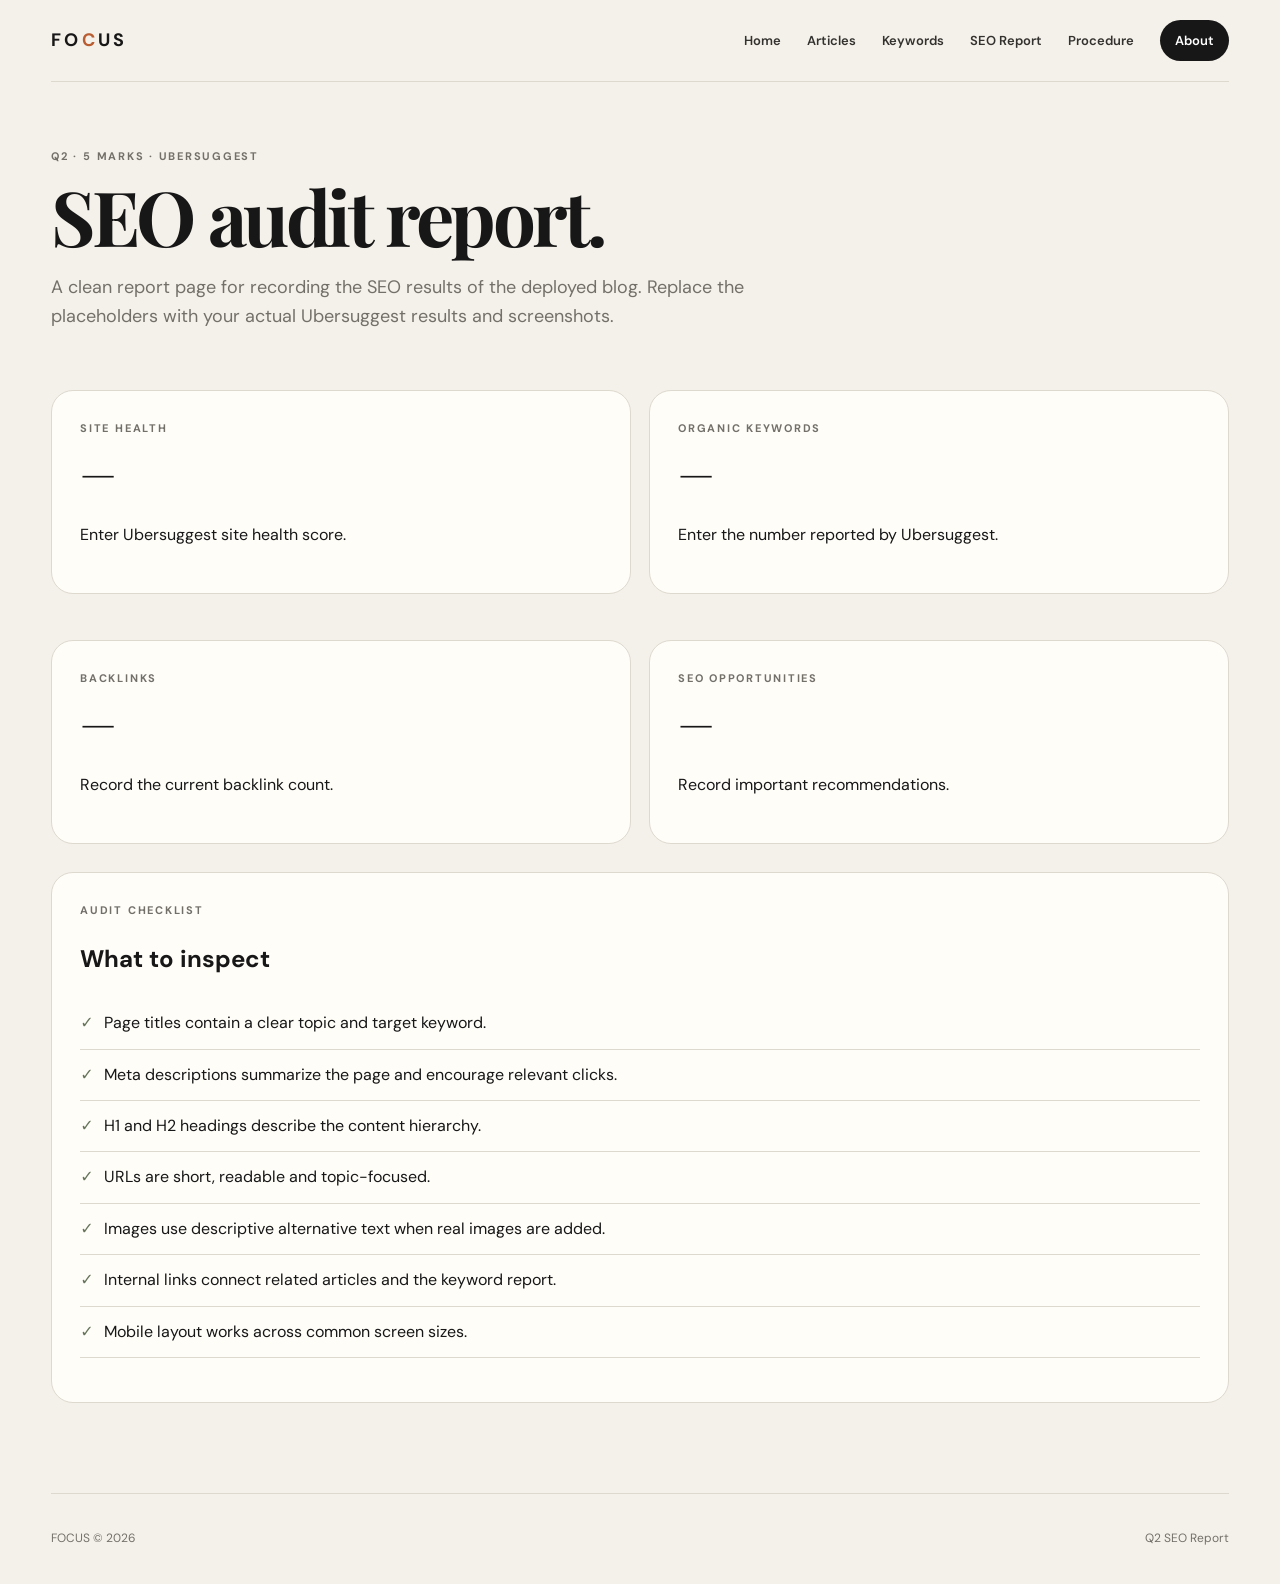
<file: reports/seo-report.html>
<!doctype html><html lang="en"><head><meta charset="utf-8"><meta name="viewport" content="width=device-width,initial-scale=1"><title>SEO Report — FOCUS</title><meta name="description" content="SEO audit report for the FOCUS blog."><link rel="stylesheet" href="../css/style.css"></head><body>
<header class="container nav"><a class="logo" href="../index.html">FO<span>C</span>US</a><nav class="navlinks"><a href="../index.html">Home</a><a href="../blog.html">Articles</a><a href="../keyword-research.html">Keywords</a><a href="seo-report.html">SEO Report</a><a href="procedure.html">Procedure</a><a class="nav-cta" href="../about.html">About</a></nav></header>
<main class="container page"><div class="kicker">Q2 · 5 Marks · Ubersuggest</div><h1 class="page-title">SEO audit report.</h1><p class="page-intro">A clean report page for recording the SEO results of the deployed blog. Replace the placeholders with your actual Ubersuggest results and screenshots.</p>
<div class="report-grid"><div class="report-card"><div class="kicker">Site health</div><div class="report-number">—</div><p>Enter Ubersuggest site health score.</p></div><div class="report-card"><div class="kicker">Organic keywords</div><div class="report-number">—</div><p>Enter the number reported by Ubersuggest.</p></div><div class="report-card"><div class="kicker">Backlinks</div><div class="report-number">—</div><p>Record the current backlink count.</p></div><div class="report-card"><div class="kicker">SEO opportunities</div><div class="report-number">—</div><p>Record important recommendations.</p></div></div>
<div class="keyword-box"><div class="kicker">Audit checklist</div><h2>What to inspect</h2><ul class="checklist"><li>Page titles contain a clear topic and target keyword.</li><li>Meta descriptions summarize the page and encourage relevant clicks.</li><li>H1 and H2 headings describe the content hierarchy.</li><li>URLs are short, readable and topic-focused.</li><li>Images use descriptive alternative text when real images are added.</li><li>Internal links connect related articles and the keyword report.</li><li>Mobile layout works across common screen sizes.</li></ul></div></main><footer class="container footer"><div>FOCUS © 2026</div><div>Q2 SEO Report</div></footer></body></html>
</file>
<file: css/style.css>
@import url('https://fonts.googleapis.com/css2?family=DM+Sans:wght@400;500;600;700&family=Playfair+Display:wght@600;700&display=swap');
:root{
 --bg:#f4f1ea;--paper:#fffdf8;--ink:#171717;--muted:#73706a;--line:#ded9cf;
 --dark:#171717;--dark2:#23211e;--soft:#ebe6dc;--accent:#b95d32;--green:#66745b;
}
*{box-sizing:border-box}html{scroll-behavior:smooth}body{margin:0;background:var(--bg);color:var(--ink);font-family:"DM Sans",system-ui,sans-serif;line-height:1.65}
a{text-decoration:none;color:inherit}.container{width:min(1180px,92%);margin:auto}
.nav{height:82px;display:flex;align-items:center;justify-content:space-between;border-bottom:1px solid var(--line)}
.logo{flex-shrink:0;font-weight:700;letter-spacing:.18em;font-size:18px}.logo span{color:var(--accent)}
.navlinks{display:flex;gap:26px;align-items:center;font-size:13px;font-weight:600}.navlinks a{color:#34322f}.navlinks a:hover{color:var(--accent)}
.nav-cta{padding:10px 15px;border-radius:999px;background:var(--ink);color:white!important}
.hero{padding:70px 0 60px;display:grid;grid-template-columns:1.25fr .75fr;gap:60px;align-items:center}
.kicker,.tag{font-size:11px;letter-spacing:.16em;text-transform:uppercase;font-weight:700;color:var(--muted)}
.hero h1,.page-title{font-family:"Playfair Display",serif;font-weight:700;letter-spacing:-.045em;line-height:1.02}
.hero h1{font-size:clamp(56px,7vw,92px);margin:14px 0 22px}.hero p{font-size:19px;color:var(--muted);max-width:620px}
.btn{display:inline-flex;align-items:center;gap:8px;margin-top:22px;padding:13px 19px;border-radius:999px;background:var(--ink);color:#fff;font-size:13px;font-weight:700}
.btn.light{background:#fff;color:#171717}.btn.outline{background:transparent;color:var(--ink);border:1px solid var(--line)}
.hero-art{min-height:430px;border-radius:28px;background:linear-gradient(145deg,#23211e,#5d564c);position:relative;overflow:hidden;box-shadow:0 25px 60px #4a443b22}
.hero-art:before{content:"";position:absolute;width:260px;height:260px;border-radius:50%;background:#c9784e;top:-70px;right:-50px;opacity:.9}
.hero-art:after{content:"";position:absolute;width:310px;height:310px;border:1px solid #ffffff35;border-radius:50%;left:-120px;bottom:-100px}
.art-card{position:absolute;left:45px;right:45px;top:55px;bottom:55px;border:1px solid #ffffff28;border-radius:20px;padding:28px;color:#fff;background:#ffffff0b;backdrop-filter:blur(5px)}
.art-card .big{font-family:"Playfair Display",serif;font-size:45px;line-height:1.05;margin-top:75px}.art-line{height:1px;background:#ffffff2b;margin:20px 0}.art-small{font-size:12px;color:#d7d1c7}
.section{padding:42px 0 78px}.section-head{display:flex;justify-content:space-between;align-items:end;margin-bottom:24px}.section h2{font-family:"Playfair Display",serif;font-size:36px;letter-spacing:-.035em;margin:0}.section-sub{color:var(--muted);font-size:13px}
.grid{display:grid;grid-template-columns:repeat(3,1fr);gap:18px}.grid-4{grid-template-columns:repeat(4,1fr)}
.card{background:var(--paper);border:1px solid var(--line);border-radius:20px;overflow:hidden;transition:.2s}.card:hover{transform:translateY(-3px);box-shadow:0 14px 35px #322b2310}
.card-visual{height:150px;padding:20px;display:flex;align-items:flex-end;background:linear-gradient(135deg,#ded6c9,#9a8e7c);position:relative;overflow:hidden}.card-visual.dark{background:linear-gradient(135deg,#26231f,#6d5b4b)}.card-visual.green{background:linear-gradient(135deg,#d2d6c8,#67745e)}.card-visual.orange{background:linear-gradient(135deg,#e6c4ae,#a95c38)}
.card-visual:after{content:"";position:absolute;width:110px;height:110px;border-radius:50%;border:1px solid #fff8;right:-30px;top:-35px}.visual-word{position:relative;z-index:2;color:#fff;font-family:"Playfair Display",serif;font-size:30px}
.card-body{padding:22px}.card h3{font-family:"Playfair Display",serif;font-size:23px;line-height:1.18;margin:10px 0 8px}.card p{color:var(--muted);font-size:14px;margin:0}.card-foot{display:flex;justify-content:space-between;align-items:center;margin-top:20px;font-size:12px;color:var(--muted)}.read{font-weight:700;color:var(--ink)}
.feature{background:var(--dark);color:#fff;border-radius:25px;padding:42px;display:grid;grid-template-columns:1.25fr .75fr;gap:30px;overflow:hidden;position:relative}.feature h2{font-family:"Playfair Display",serif;font-size:42px;line-height:1.08;margin:12px 0}.feature p{color:#c8c2b9}.feature-side{border-left:1px solid #ffffff25;padding-left:28px}.feature-stat{font-size:42px;font-family:"Playfair Display",serif}.feature-label{color:#aaa39a;font-size:12px;text-transform:uppercase;letter-spacing:.12em}
.topic-row{display:flex;gap:9px;flex-wrap:wrap}.topic{padding:9px 14px;border:1px solid var(--line);border-radius:999px;background:var(--paper);font-size:12px;font-weight:600}
.newsletter{background:#ded8cc;border-radius:24px;padding:38px;display:flex;justify-content:space-between;align-items:center;gap:30px}.newsletter h2{font-family:"Playfair Display",serif;font-size:32px;margin:0}.newsletter p{color:var(--muted);margin:6px 0 0}.newsletter-form{display:flex;gap:8px}.newsletter-form input{width:260px;border:1px solid #c9c1b4;border-radius:999px;padding:13px 16px;background:#fffdf8;font:inherit}.newsletter-form button{border:0;border-radius:999px;padding:0 18px;background:#171717;color:#fff;font-weight:700}
.footer{border-top:1px solid var(--line);padding:35px 0;color:var(--muted);font-size:12px;display:flex;justify-content:space-between}
.page{padding:65px 0 90px}.page-title{font-size:clamp(48px,6vw,76px);margin:12px 0 18px}.page-intro{max-width:720px;color:var(--muted);font-size:18px}
.filters{display:flex;gap:9px;flex-wrap:wrap;margin:35px 0 22px}.filter{border:1px solid var(--line);background:var(--paper);border-radius:999px;padding:9px 14px;font-size:12px;cursor:pointer}.filter.active{background:#171717;color:#fff}
.article-layout{display:grid;grid-template-columns:minmax(0,760px) 280px;gap:55px;align-items:start}.article{padding-top:35px}.article h2{font-family:"Playfair Display",serif;font-size:31px;margin-top:45px}.article p,.article li{font-size:17px}.article ul{padding-left:24px}.article-lead{font-size:21px!important;color:var(--muted);line-height:1.55}.article-image{height:300px;border-radius:24px;background:linear-gradient(135deg,#25221e,#9c684e);display:flex;align-items:center;justify-content:center;color:#fff;font-family:"Playfair Display",serif;font-size:48px;margin:30px 0}
.sidebar{position:sticky;top:25px;background:var(--paper);border:1px solid var(--line);border-radius:18px;padding:22px}.sidebar h3{margin-top:0}.sidebar a{display:block;padding:9px 0;border-bottom:1px solid var(--line);font-size:13px}
.keyword-box,.report-card{background:var(--paper);border:1px solid var(--line);border-radius:22px;padding:28px;margin-top:28px}.search{display:flex;gap:10px;margin:18px 0 25px}.search input{flex:1;border:1px solid var(--line);border-radius:12px;padding:14px;font:inherit;background:#fff}.search button{border:0;background:#171717;color:#fff;border-radius:12px;padding:0 20px;font-weight:700;cursor:pointer}
.table-wrap{overflow:auto}.keyword-table{width:100%;border-collapse:collapse}.keyword-table th,.keyword-table td{text-align:left;padding:14px 10px;border-bottom:1px solid var(--line);white-space:nowrap}.keyword-table th{font-size:11px;text-transform:uppercase;letter-spacing:.08em;color:var(--muted)}.pill{display:inline-block;background:#e9e5dc;border-radius:999px;padding:4px 9px;font-size:11px}.note{font-size:12px;color:var(--muted);margin-top:18px}
.report-grid{display:grid;grid-template-columns:repeat(2,1fr);gap:18px;margin-top:30px}.report-card h3{font-family:"Playfair Display",serif;font-size:25px;margin:9px 0}.report-number{font-family:"Playfair Display",serif;font-size:42px}.checklist{list-style:none;padding:0}.checklist li{padding:12px 0;border-bottom:1px solid var(--line)}.checklist li:before{content:"✓";margin-right:10px;font-weight:700;color:var(--green)}
.about-grid{display:grid;grid-template-columns:repeat(3,1fr);gap:18px;margin-top:42px}.about-card{background:var(--paper);border:1px solid var(--line);border-radius:20px;padding:26px}
@media(max-width:850px){.hero,.feature,.article-layout{grid-template-columns:1fr}.grid,.grid-4,.about-grid,.report-grid{grid-template-columns:1fr 1fr}.feature-side{border-left:0;border-top:1px solid #ffffff25;padding:25px 0 0}.newsletter{display:block}.newsletter-form{margin-top:22px}.navlinks{gap:18px}}
@media(max-width:560px){.grid,.grid-4,.about-grid,.report-grid{grid-template-columns:1fr}.nav{height:auto;min-height:0;padding:18px 0 14px;display:flex;flex-direction:column;align-items:stretch;gap:14px}.logo{display:block;flex-shrink:0}.navlinks{width:100%;display:flex;flex-wrap:nowrap;justify-content:flex-start;gap:20px;overflow-x:auto;overflow-y:hidden;padding:2px 2px 7px;scrollbar-width:none;-webkit-overflow-scrolling:touch}.navlinks::-webkit-scrollbar{display:none}.navlinks a{flex:0 0 auto;white-space:nowrap}.nav-cta{padding:9px 14px}.hero{padding-top:45px}.hero h1{font-size:58px}.hero-art{min-height:330px}.newsletter-form{display:block}.newsletter-form input{width:100%}.newsletter-form button{height:45px;margin-top:8px;width:100%}.footer{display:block}.footer div+div{margin-top:8px}}

/* About highlights */
.about-highlights{display:grid;grid-template-columns:repeat(3,1fr);gap:18px;margin-top:42px}
.about-highlight{
  position:relative;overflow:hidden;min-height:245px;
  padding:30px;border-radius:22px;
  background:linear-gradient(145deg,#171717,#302c27);
  color:#fff;border:1px solid #3b3833;
  box-shadow:0 18px 45px #17171718;
}
.about-highlight:before{
  content:"";position:absolute;width:150px;height:150px;border-radius:50%;
  right:-65px;top:-65px;border:1px solid #ffffff20;
}
.about-highlight:after{
  content:"";position:absolute;width:90px;height:90px;border-radius:50%;
  right:-25px;bottom:-40px;background:#b95d3230;
}
.about-highlight .kicker{color:#bdb7ad}
.about-highlight h3{
  position:relative;z-index:2;
  font-family:"Playfair Display",serif;font-size:29px;line-height:1.08;
  margin:12px 0 12px;letter-spacing:-.03em;
}
.about-highlight p{position:relative;z-index:2;color:#c8c3ba;font-size:14px;margin:0;max-width:310px}
.about-highlight .number{
  position:relative;z-index:2;
  font-family:"Playfair Display",serif;font-size:15px;color:#b95d32;
  letter-spacing:.08em;
}
.about-highlight .mini-line{width:42px;height:1px;background:#ffffff35;margin:18px 0}

@media(max-width:850px){.about-highlights{grid-template-columns:1fr 1fr}}
@media(max-width:560px){.about-highlights{grid-template-columns:1fr}}
</file>
